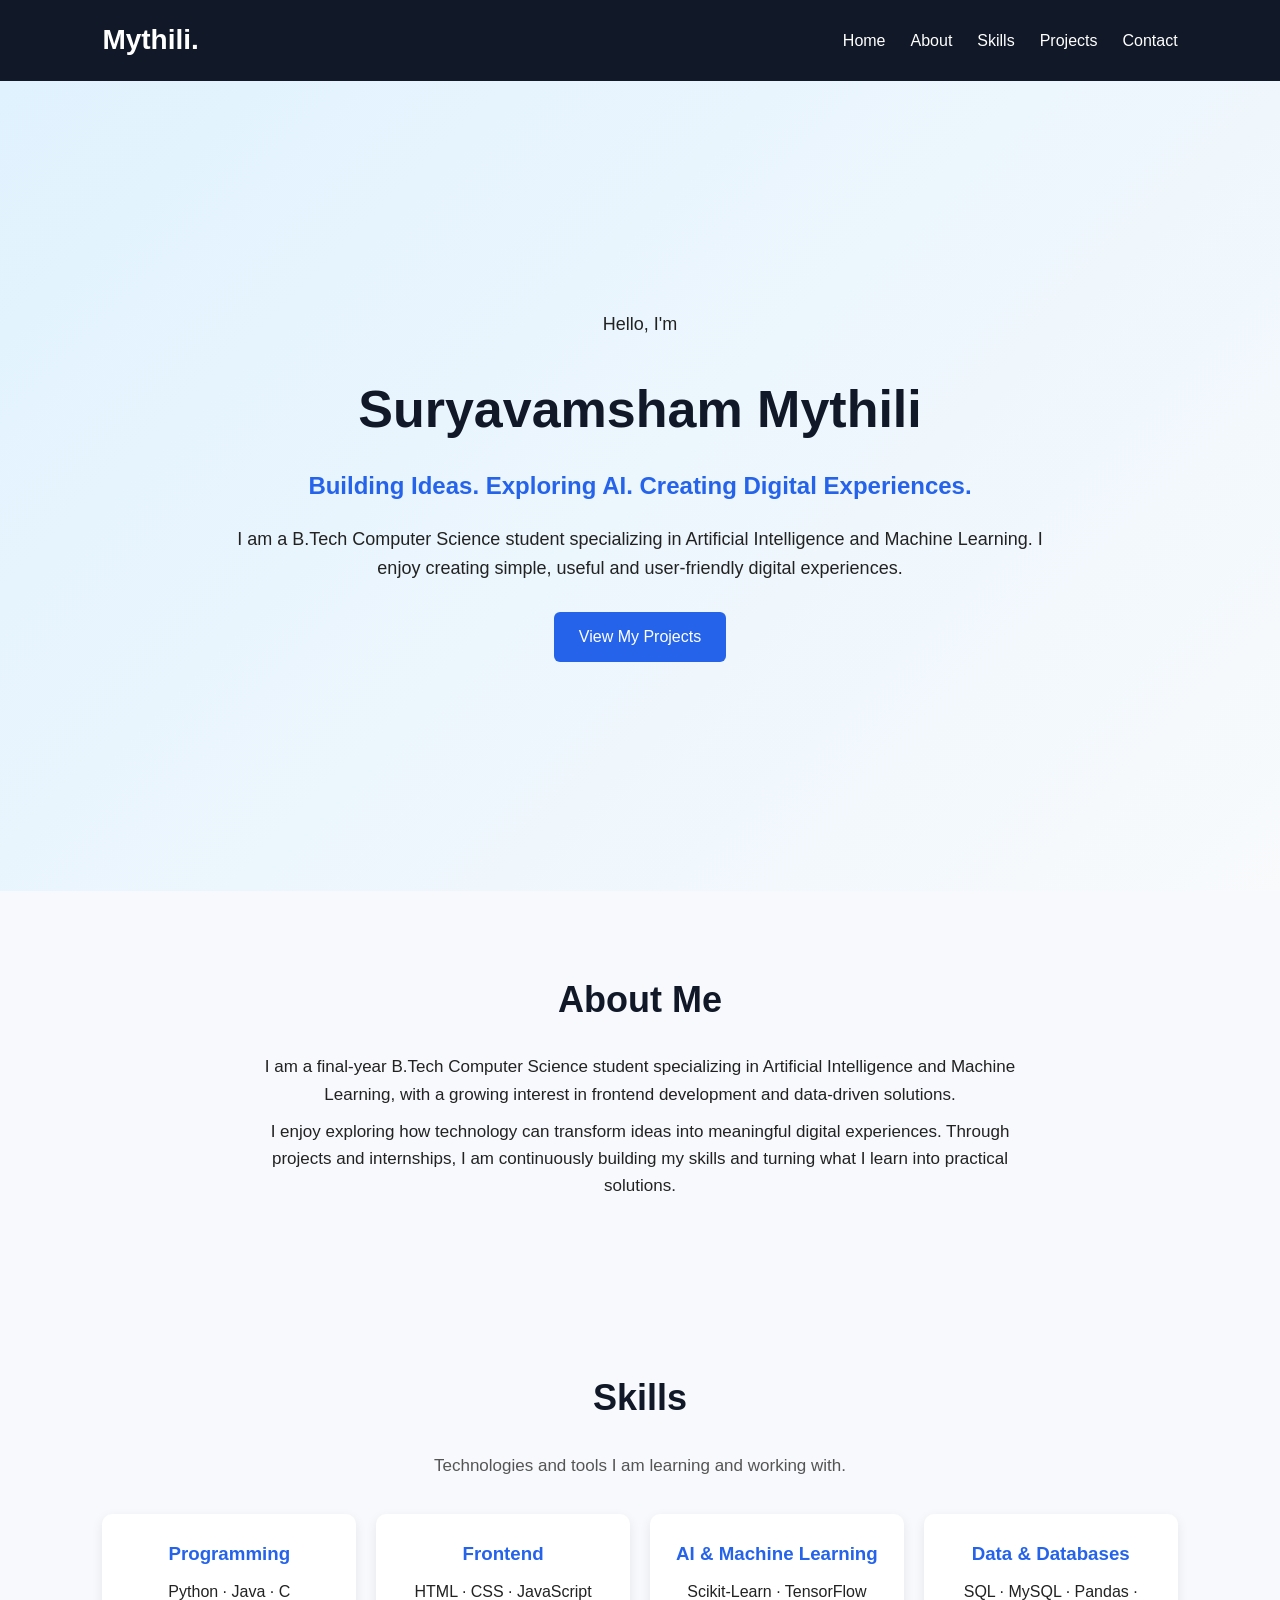
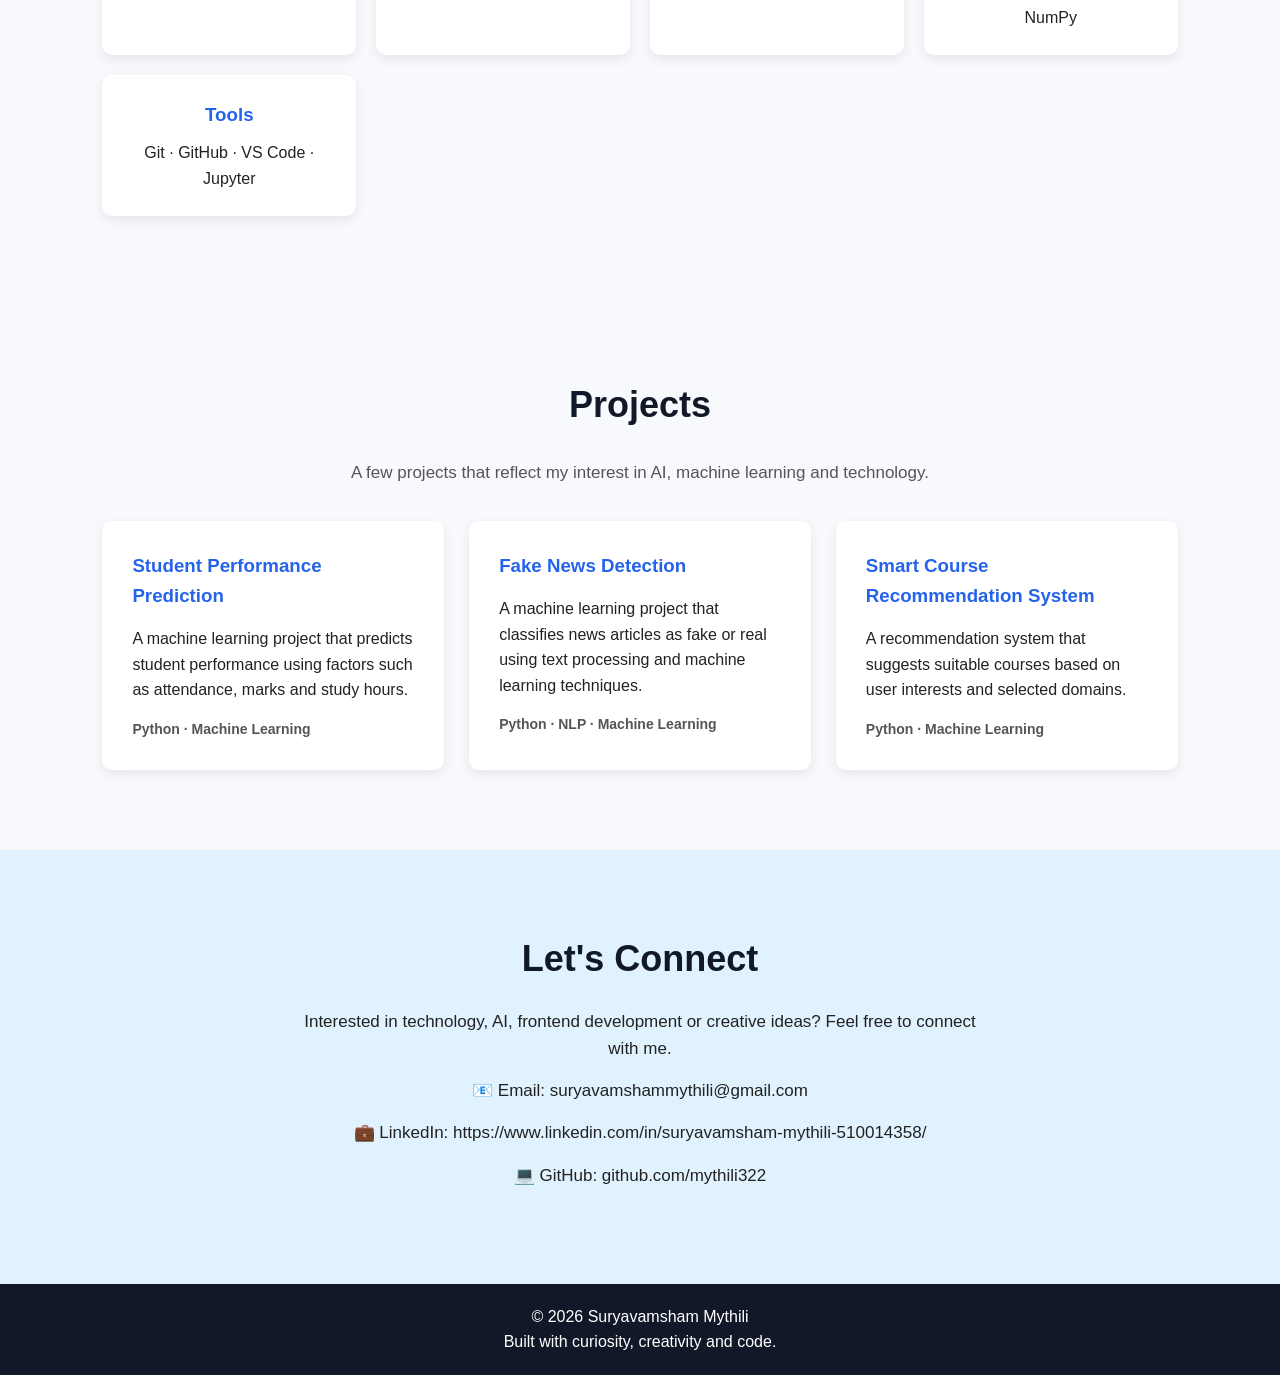
<file: Personal-Portfolio-Website/index.html>
<!DOCTYPE html>
<html lang="en">
<head>
    <meta charset="UTF-8">
    <meta name="viewport" content="width=device-width, initial-scale=1.0">
    <title>Suryavamsham Mythili | Portfolio</title>

    <link rel="stylesheet" href="style.css">
</head>

<body>

    <!-- Navigation Bar -->
    <header>
        <nav>
            <h2 class="logo">Mythili.</h2>

            <ul>
                <li><a href="#home">Home</a></li>
                <li><a href="#about">About</a></li>
                <li><a href="#skills">Skills</a></li>
                <li><a href="#projects">Projects</a></li>
                <li><a href="#contact">Contact</a></li>
            </ul>
        </nav>
    </header>


    <!-- Home Section -->
    <section id="home" class="hero">

        <div class="hero-content">
            <p class="intro">Hello, I'm</p>

            <h1>Suryavamsham Mythili</h1>

            <h2>Building Ideas. Exploring AI. Creating Digital Experiences.</h2>

            <p>
                I am a B.Tech Computer Science student specializing in
                Artificial Intelligence and Machine Learning. I enjoy
                creating simple, useful and user-friendly digital experiences.
            </p>

            <a href="#projects" class="button">View My Projects</a>
        </div>

    </section>


    <!-- About Section -->
    <section id="about" class="section">

        <h2>About Me</h2>

        <p>
            I am a final-year B.Tech Computer Science student specializing
            in Artificial Intelligence and Machine Learning, with a growing
            interest in frontend development and data-driven solutions.
        </p>

        <p>
            I enjoy exploring how technology can transform ideas into
            meaningful digital experiences. Through projects and internships,
            I am continuously building my skills and turning what I learn
            into practical solutions.
        </p>

    </section>


    <!-- Skills Section -->
    <section id="skills" class="section">

    <h2>Skills</h2>

    <p class="section-intro">
        Technologies and tools I am learning and working with.
    </p>

    <div class="skills-container">

        <div class="skill-card">
            <h3>Programming</h3>
            <p>Python · Java · C</p>
        </div>

        <div class="skill-card">
            <h3>Frontend</h3>
            <p>HTML · CSS · JavaScript</p>
        </div>

        <div class="skill-card">
            <h3>AI & Machine Learning</h3>
            <p>Scikit-Learn · TensorFlow</p>
        </div>

        <div class="skill-card">
            <h3>Data & Databases</h3>
            <p>SQL · MySQL · Pandas · NumPy</p>
        </div>

        <div class="skill-card">
            <h3>Tools</h3>
            <p>Git · GitHub · VS Code · Jupyter</p>
        </div>

    </div>

</section>


    <!-- Projects Section -->
    <section id="projects" class="section">

    <h2>Projects</h2>

    <p class="section-intro">
        A few projects that reflect my interest in AI, machine learning and technology.
    </p>

    <div class="projects-container">

        <div class="project-card">
            <h3>Student Performance Prediction</h3>

            <p>
                A machine learning project that predicts student performance
                using factors such as attendance, marks and study hours.
            </p>

            <span>Python · Machine Learning</span>
        </div>


        <div class="project-card">
            <h3>Fake News Detection</h3>

            <p>
                A machine learning project that classifies news articles as
                fake or real using text processing and machine learning techniques.
            </p>

            <span>Python · NLP · Machine Learning</span>
        </div>


        <div class="project-card">
            <h3>Smart Course Recommendation System</h3>

            <p>
                A recommendation system that suggests suitable courses
                based on user interests and selected domains.
            </p>

            <span>Python · Machine Learning</span>
        </div>

    </div>

</section>


    <!-- Contact Section -->
    <section id="contact" class="section contact">

    <h2>Let's Connect</h2>

    <p>
        Interested in technology, AI, frontend development or creative ideas?
        Feel free to connect with me.
    </p>

    <p>
        📧 Email: suryavamshammythili@gmail.com
    </p>

    <p>
        💼 LinkedIn: https://www.linkedin.com/in/suryavamsham-mythili-510014358/
    </p>

    <p>
        💻 GitHub: github.com/mythili322
    </p>

</section>


    <!-- Footer -->
    <footer>
      <p>© 2026 Suryavamsham Mythili</p>
      <p>Built with curiosity, creativity and code.</p>
    </footer>


    <script src="script.js"></script>

</body>
</html>
</file>
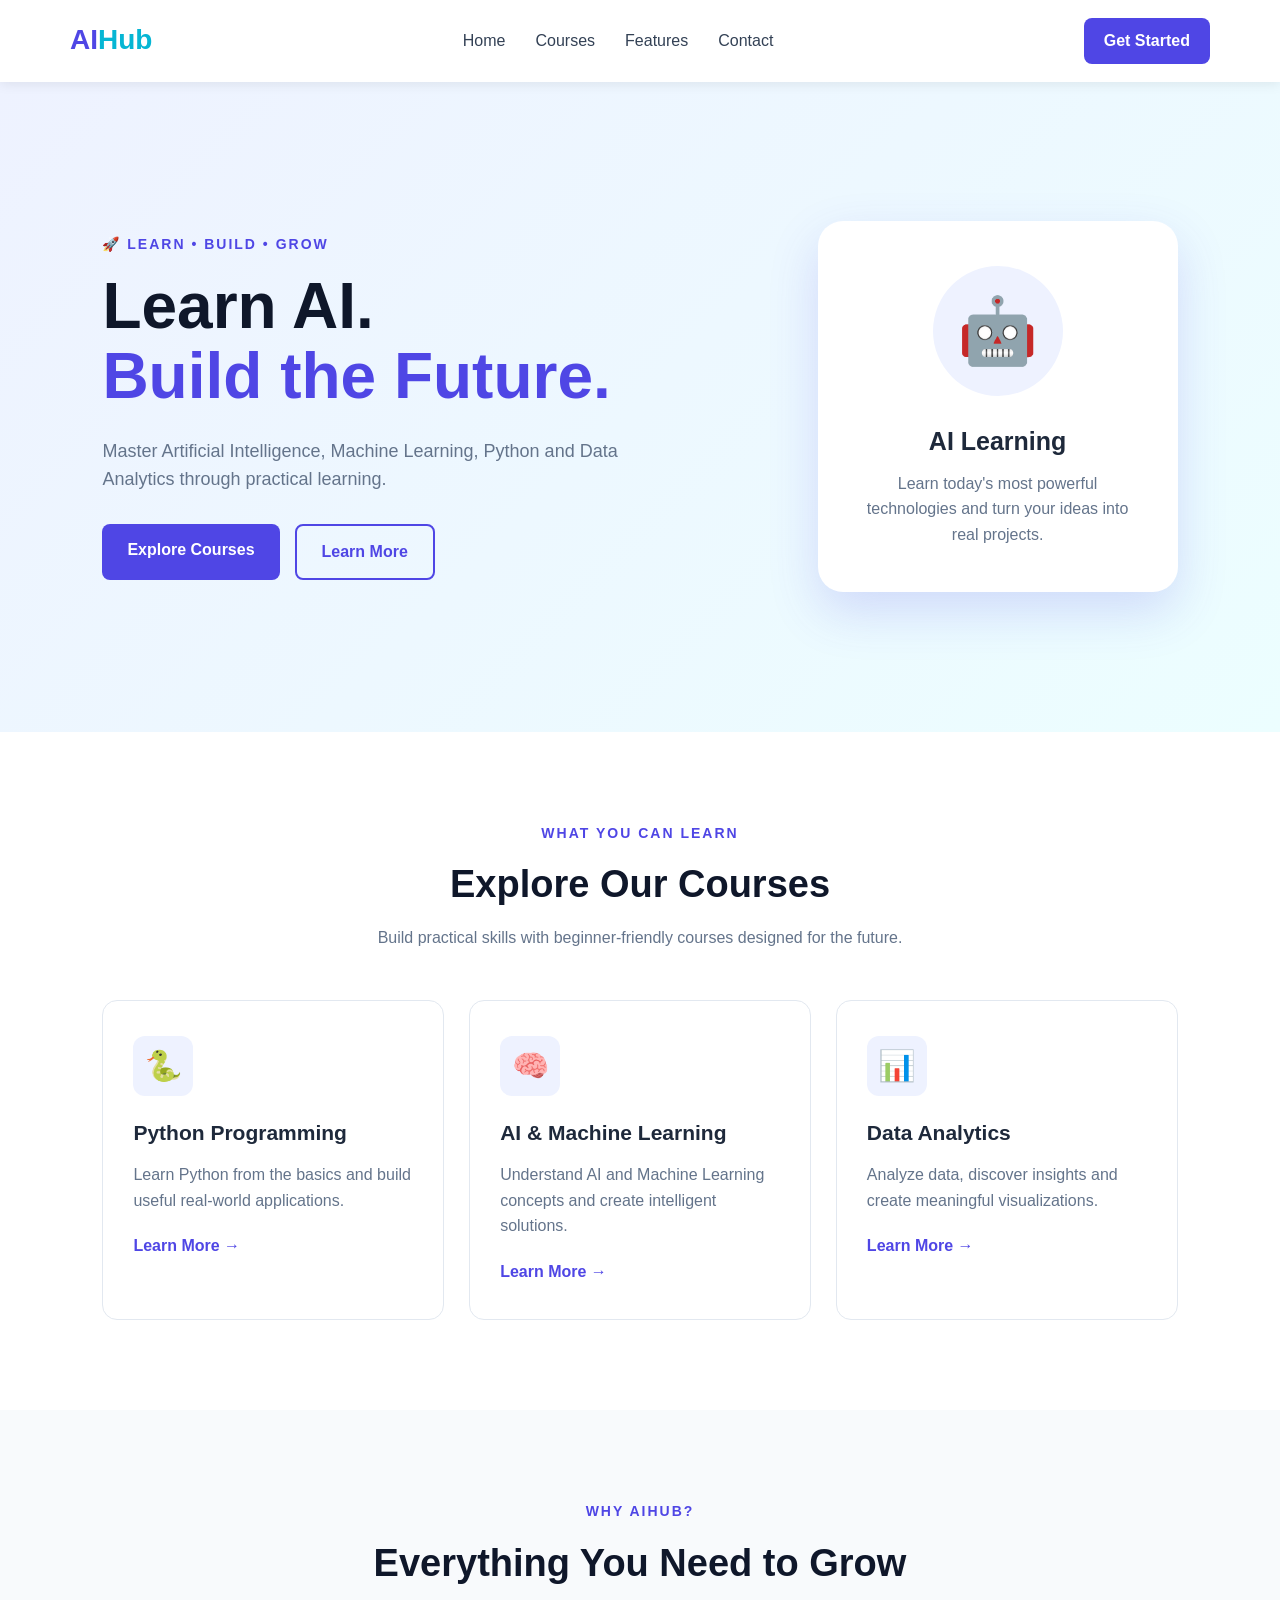
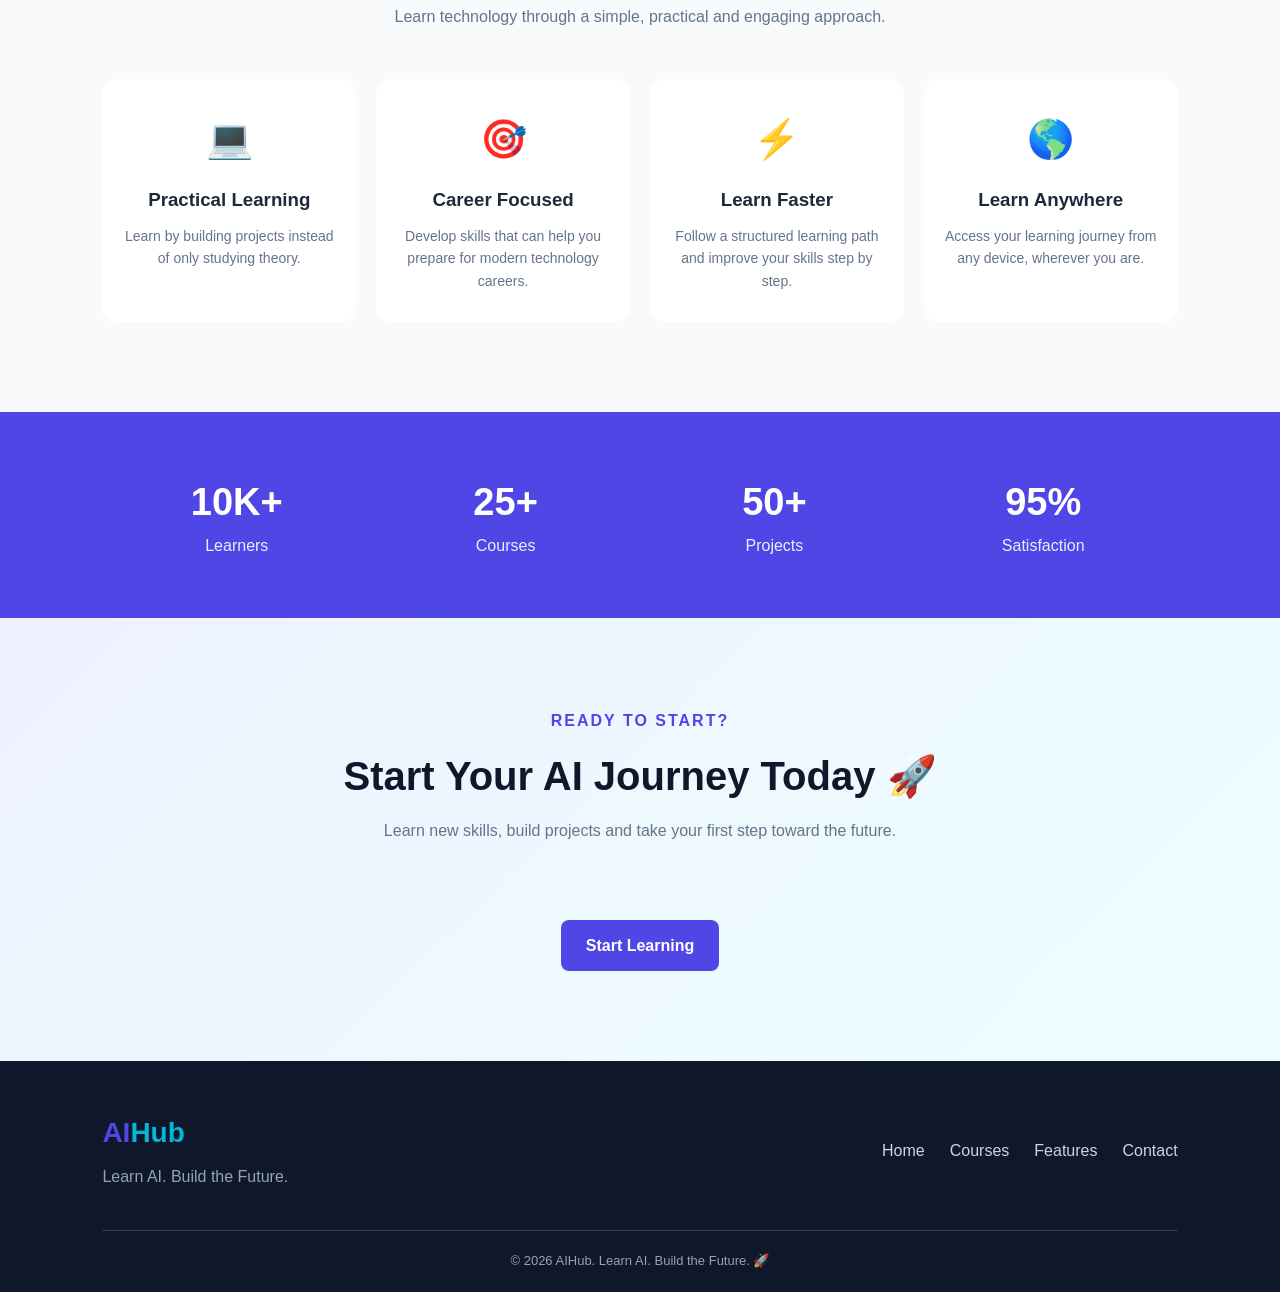
<file: Responsive Landing Page/index.html>
<!DOCTYPE html>
<html lang="en">
<head>
    <meta charset="UTF-8">
    <meta name="viewport" content="width=device-width, initial-scale=1.0">
    <title>AI Learning Hub</title>

    <!-- CSS File -->
    <link rel="stylesheet" href="style.css">
</head>

<body>

    <!-- ================= HEADER ================= -->
    <header>
        <nav class="navbar">

            <div class="logo">
                AI<span>Hub</span>
            </div>

            <ul class="nav-links">
                <li><a href="#home">Home</a></li>
                <li><a href="#courses">Courses</a></li>
                <li><a href="#features">Features</a></li>
                <li><a href="#contact">Contact</a></li>
            </ul>

            <a href="#courses" class="nav-btn">Get Started</a>

        </nav>
    </header>


    <!-- ================= HERO SECTION ================= -->
    <section class="hero" id="home">

        <div class="hero-content">

            <p class="small-heading">🚀 LEARN • BUILD • GROW</p>

            <h1>
                Learn AI.<br>
                <span>Build the Future.</span>
            </h1>

            <p class="hero-text">
                Master Artificial Intelligence, Machine Learning,
                Python and Data Analytics through practical learning.
            </p>

            <div class="hero-buttons">
                <a href="#courses" class="primary-btn">
                    Explore Courses
                </a>

                <a href="#features" class="secondary-btn">
                    Learn More
                </a>
            </div>

        </div>

        <div class="hero-card">

            <div class="ai-circle">
                🤖
            </div>

            <h3>AI Learning</h3>

            <p>
                Learn today's most powerful technologies
                and turn your ideas into real projects.
            </p>

        </div>

    </section>


    <!-- ================= COURSES SECTION ================= -->
    <section class="courses" id="courses">

        <div class="section-heading">
    <p>WHAT YOU CAN LEARN</p>
    <h2>Explore Our Courses</h2>
    <span>
        Build practical skills with beginner-friendly
        courses designed for the future.
    </span>
</div>


        <div class="course-container">

            <!-- Course 1 -->
            <div class="course-card">

                <div class="course-icon">
                    🐍
                </div>

                <h3>Python Programming</h3>

                <p>
                    Learn Python from the basics and build
                    useful real-world applications.
                </p>

                <a href="python.html">Learn More →</a>

            </div>


            <!-- Course 2 -->
            <div class="course-card">

                <div class="course-icon">
                    🧠
                </div>

                <h3>AI & Machine Learning</h3>

                <p>
                    Understand AI and Machine Learning concepts
                    and create intelligent solutions.
                </p>

                <a href="ai-ml.html">Learn More →</a>

            </div>


            <!-- Course 3 -->
            <div class="course-card">

                <div class="course-icon">
                    📊
                </div>

                <h3>Data Analytics</h3>

                <p>
                    Analyze data, discover insights and create
                    meaningful visualizations.
                </p>

                <a href="data-analytics.html">Learn More →</a>

            </div>

        </div>

    </section>


    <!-- ================= FEATURES SECTION ================= -->
    <section class="features" id="features">

        <div class="section-heading">

            <p>WHY AIHUB?</p>

            <h2>Everything You Need to Grow</h2>

            <span>
                Learn technology through a simple,
                practical and engaging approach.
            </span>

        </div>


        <div class="feature-container">

            <div class="feature-box">
                <div class="feature-icon">💻</div>
                <h3>Practical Learning</h3>
                <p>
                    Learn by building projects instead of
                    only studying theory.
                </p>
            </div>


            <div class="feature-box">
                <div class="feature-icon">🎯</div>
                <h3>Career Focused</h3>
                <p>
                    Develop skills that can help you prepare
                    for modern technology careers.
                </p>
            </div>


            <div class="feature-box">
                <div class="feature-icon">⚡</div>
                <h3>Learn Faster</h3>
                <p>
                    Follow a structured learning path
                    and improve your skills step by step.
                </p>
            </div>


            <div class="feature-box">
                <div class="feature-icon">🌎</div>
                <h3>Learn Anywhere</h3>
                <p>
                    Access your learning journey from
                    any device, wherever you are.
                </p>
            </div>

        </div>

    </section>


    <!-- ================= STATS SECTION ================= -->
    <section class="stats">

        <div class="stat">
            <h2>10K+</h2>
            <p>Learners</p>
        </div>

        <div class="stat">
            <h2>25+</h2>
            <p>Courses</p>
        </div>

        <div class="stat">
            <h2>50+</h2>
            <p>Projects</p>
        </div>

        <div class="stat">
            <h2>95%</h2>
            <p>Satisfaction</p>
        </div>

    </section>


    <!-- ================= CTA SECTION ================= -->
    <section class="cta">

        <div>

            <p>READY TO START?</p>

            <h2>
                Start Your AI Journey Today 🚀
            </h2>

            <span>
                Learn new skills, build projects and
                take your first step toward the future.
            </span>

            <br><br>

            <a href="#courses" class="primary-btn">
                Start Learning
            </a>

        </div>

    </section>


    <!-- ================= FOOTER ================= -->
    <footer id="contact">

        <div class="footer-content">

            <div>
                <div class="logo">
                    AI<span>Hub</span>
                </div>

                <p>
                    Learn AI. Build the Future.
                </p>
            </div>


            <div class="footer-links">

                <a href="#home">Home</a>
                <a href="#courses">Courses</a>
                <a href="#features">Features</a>
                <a href="#contact">Contact</a>

            </div>

        </div>


        <div class="copyright">

            <p>
                © 2026 AIHub. Learn AI. Build the Future. 🚀
            </p>

        </div>

    </footer>


    <!-- JavaScript File -->
    <script src="script.js"></script>

</body>
</html>
</file>
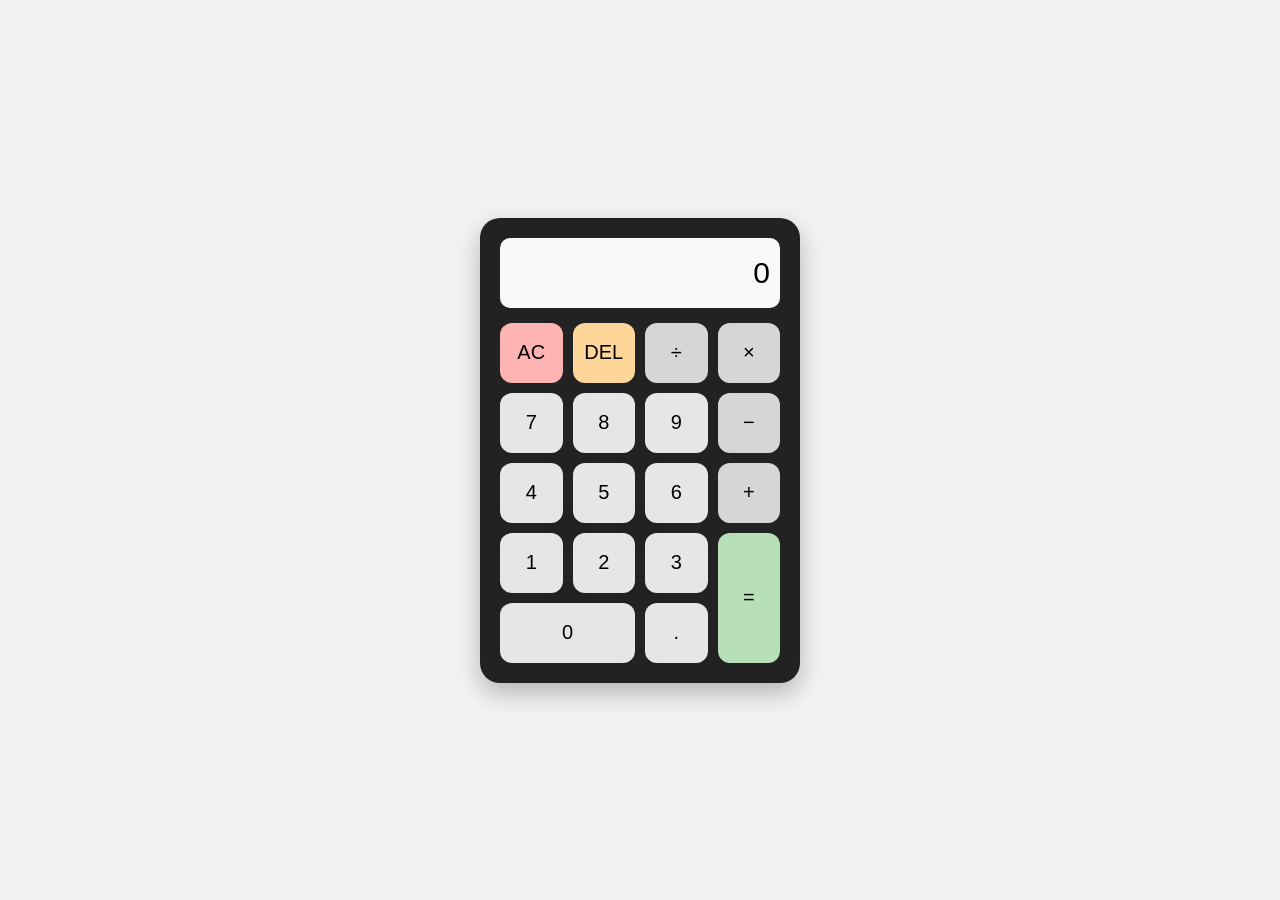
<file: Simple Calculator Web App/index.html>
<!DOCTYPE html>
<html lang="en">
<head>
    <meta charset="UTF-8">
    <meta name="viewport" content="width=device-width, initial-scale=1.0">
    <title>Simple Calculator</title>

    <!-- Link CSS file -->
    <link rel="stylesheet" href="style.css">
</head>

<body>

    <div class="calculator">

        <div class="display">
            <input type="text" id="display" value="0" readonly>
        </div>

        <div class="buttons">

            <button class="clear" onclick="clearDisplay()">AC</button>
            <button class="delete" onclick="deleteLast()">DEL</button>
            <button class="operator" onclick="appendValue('/')">÷</button>
            <button class="operator" onclick="appendValue('*')">×</button>

            <button onclick="appendValue('7')">7</button>
            <button onclick="appendValue('8')">8</button>
            <button onclick="appendValue('9')">9</button>
            <button class="operator" onclick="appendValue('-')">−</button>

            <button onclick="appendValue('4')">4</button>
            <button onclick="appendValue('5')">5</button>
            <button onclick="appendValue('6')">6</button>
            <button class="operator" onclick="appendValue('+')">+</button>

            <button onclick="appendValue('1')">1</button>
            <button onclick="appendValue('2')">2</button>
            <button onclick="appendValue('3')">3</button>
            <button class="equals" onclick="calculate()">=</button>

            <button class="zero" onclick="appendValue('0')">0</button>
            <button onclick="appendValue('.')">.</button>

        </div>

    </div>

    <!-- Link JavaScript file -->
    <script src="script.js"></script>

</body>
</html>
</file>
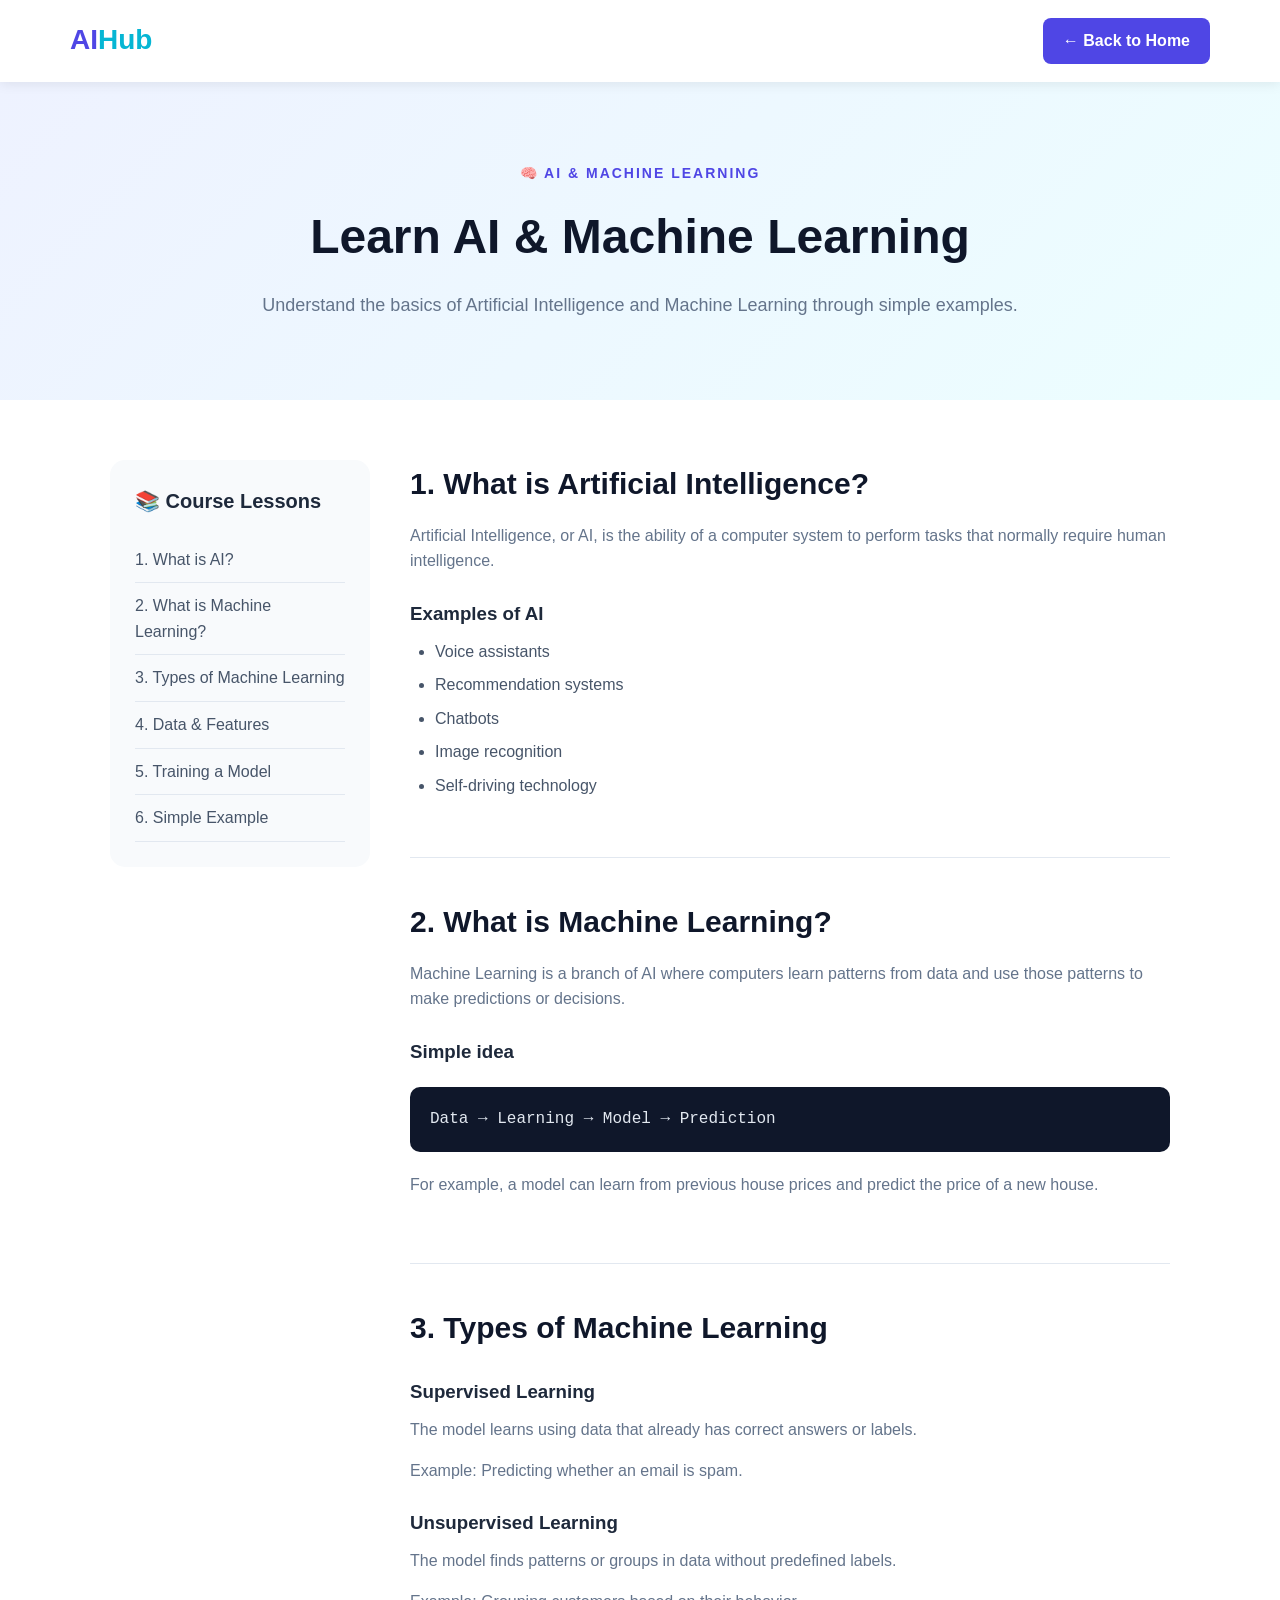
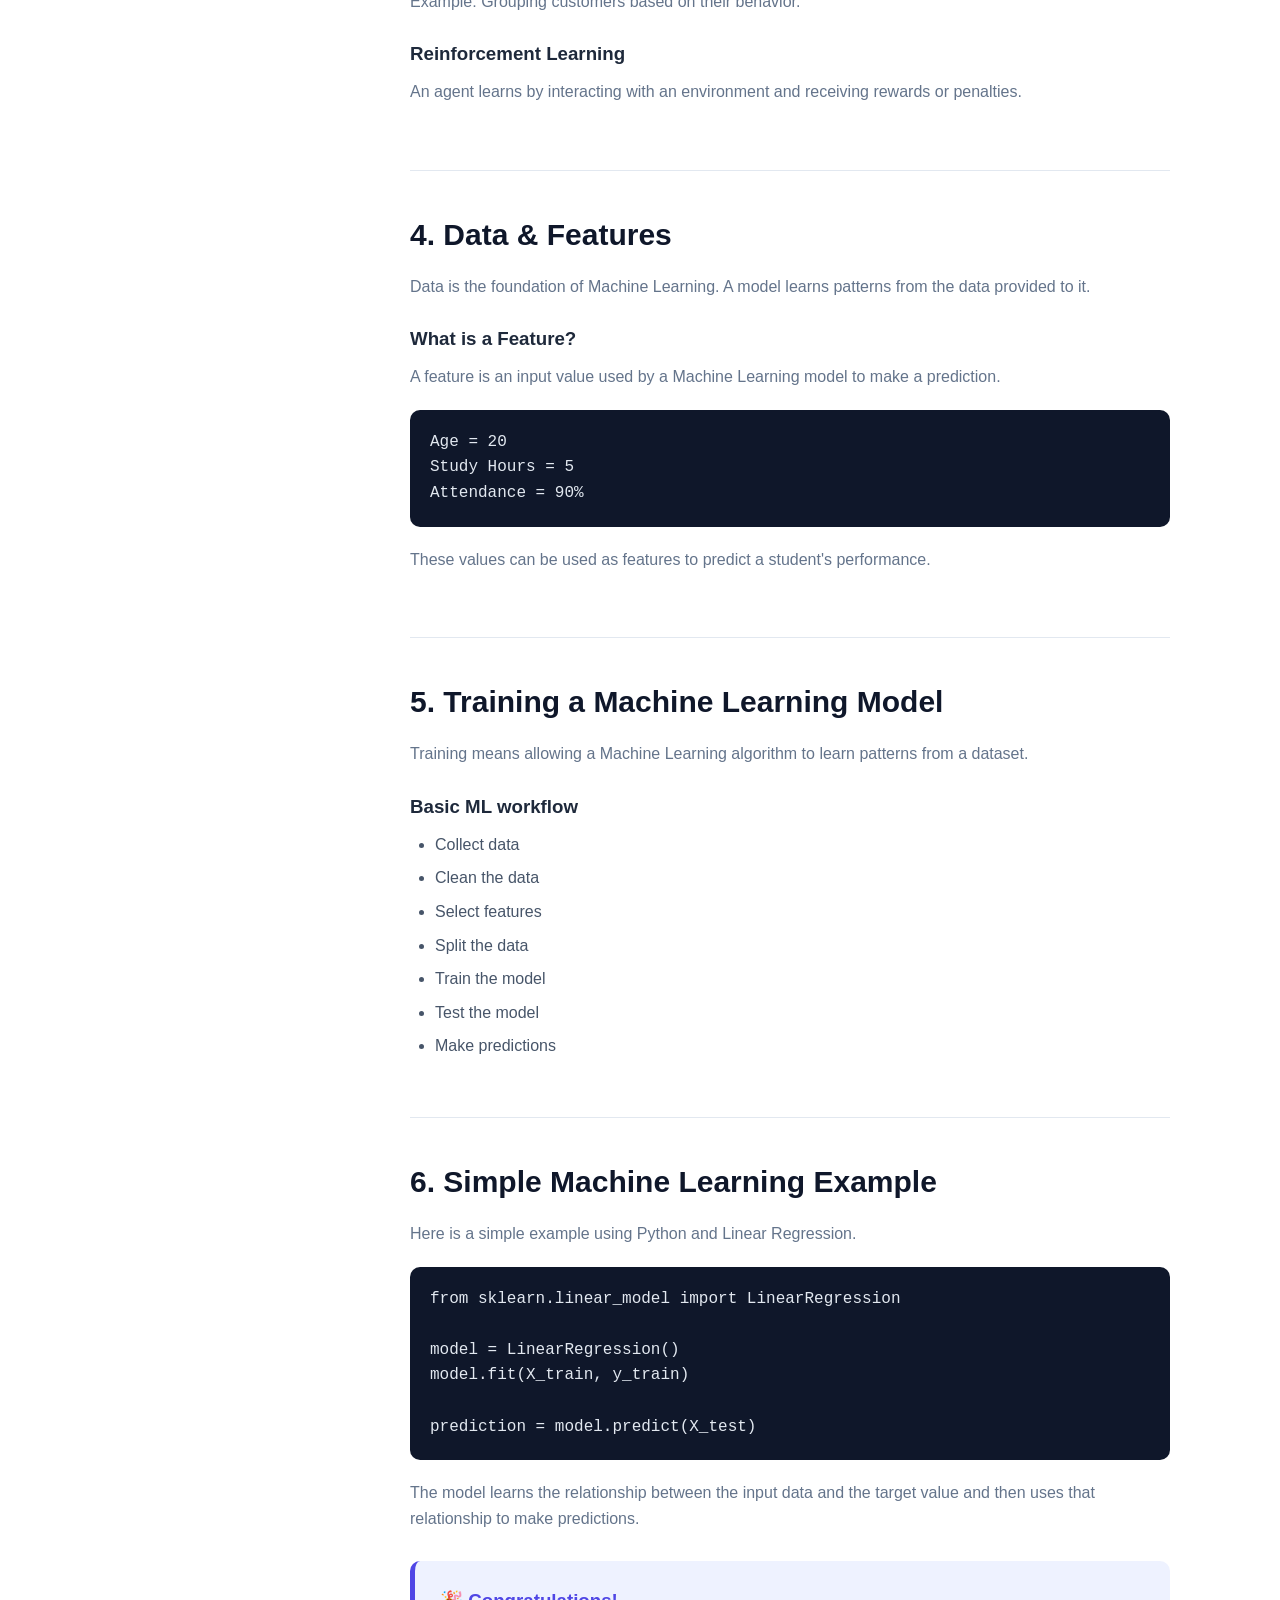
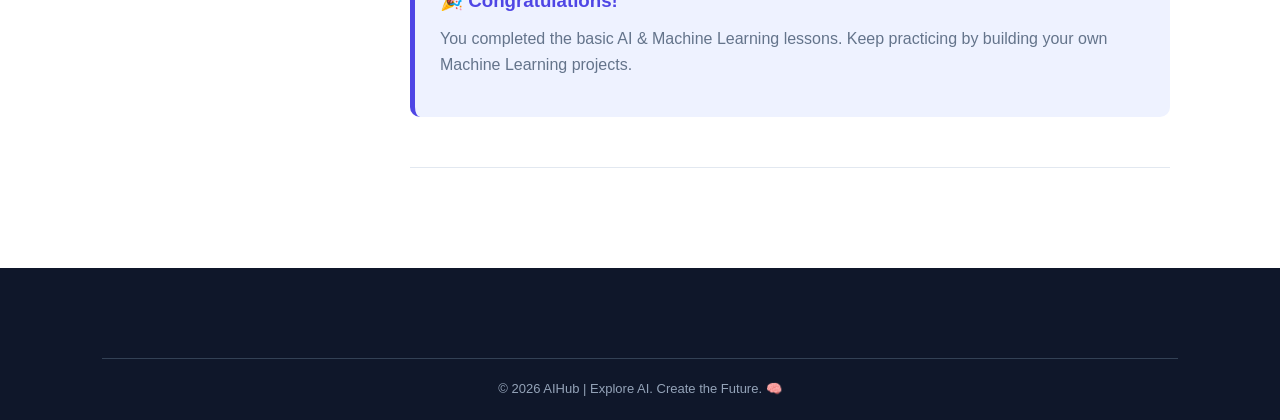
<file: Responsive Landing Page/ai-ml.html>
<!DOCTYPE html>
<html lang="en">

<head>
    <meta charset="UTF-8">
    <meta name="viewport" content="width=device-width, initial-scale=1.0">

    <title>AI & Machine Learning - AIHub</title>

    <link rel="stylesheet" href="style.css">
</head>

<body>

    <!-- HEADER -->
    <header>
        <nav class="navbar">

            <div class="logo">
                AI<span>Hub</span>
            </div>

            <a href="index.html" class="nav-btn">
                ← Back to Home
            </a>

        </nav>
    </header>


    <!-- COURSE INTRO -->
    <section class="course-intro">

        <p class="small-heading">🧠 AI & MACHINE LEARNING</p>

        <h1>Learn AI & Machine Learning</h1>

        <p>
            Understand the basics of Artificial Intelligence
            and Machine Learning through simple examples.
        </p>

    </section>


    <!-- COURSE CONTENT -->
    <section class="learning-section">

        <!-- LESSON MENU -->
        <div class="lesson-list">

            <h2>📚 Course Lessons</h2>

            <a href="#ai-intro">1. What is AI?</a>
            <a href="#ml-intro">2. What is Machine Learning?</a>
            <a href="#types">3. Types of Machine Learning</a>
            <a href="#data">4. Data & Features</a>
            <a href="#model">5. Training a Model</a>
            <a href="#example">6. Simple Example</a>

        </div>


        <!-- LESSON CONTENT -->
        <div class="lesson-content">


            <!-- LESSON 1 -->
            <article id="ai-intro">

                <h2>1. What is Artificial Intelligence?</h2>

                <p>
                    Artificial Intelligence, or AI, is the ability
                    of a computer system to perform tasks that normally
                    require human intelligence.
                </p>

                <h3>Examples of AI</h3>

                <ul>
                    <li>Voice assistants</li>
                    <li>Recommendation systems</li>
                    <li>Chatbots</li>
                    <li>Image recognition</li>
                    <li>Self-driving technology</li>
                </ul>

            </article>


            <!-- LESSON 2 -->
            <article id="ml-intro">

                <h2>2. What is Machine Learning?</h2>

                <p>
                    Machine Learning is a branch of AI where computers
                    learn patterns from data and use those patterns
                    to make predictions or decisions.
                </p>

                <h3>Simple idea</h3>

                <div class="code-box">
                    Data → Learning → Model → Prediction
                </div>

                <p>
                    For example, a model can learn from previous
                    house prices and predict the price of a new house.
                </p>

            </article>


            <!-- LESSON 3 -->
            <article id="types">

                <h2>3. Types of Machine Learning</h2>

                <h3>Supervised Learning</h3>

                <p>
                    The model learns using data that already has
                    correct answers or labels.
                </p>

                <p>
                    Example: Predicting whether an email is spam.
                </p>


                <h3>Unsupervised Learning</h3>

                <p>
                    The model finds patterns or groups in data
                    without predefined labels.
                </p>

                <p>
                    Example: Grouping customers based on their behavior.
                </p>


                <h3>Reinforcement Learning</h3>

                <p>
                    An agent learns by interacting with an environment
                    and receiving rewards or penalties.
                </p>

            </article>


            <!-- LESSON 4 -->
            <article id="data">

                <h2>4. Data & Features</h2>

                <p>
                    Data is the foundation of Machine Learning.
                    A model learns patterns from the data provided to it.
                </p>

                <h3>What is a Feature?</h3>

                <p>
                    A feature is an input value used by a Machine
                    Learning model to make a prediction.
                </p>

                <div class="code-box">
                    Age = 20<br>
                    Study Hours = 5<br>
                    Attendance = 90%
                </div>

                <p>
                    These values can be used as features to predict
                    a student's performance.
                </p>

            </article>


            <!-- LESSON 5 -->
            <article id="model">

                <h2>5. Training a Machine Learning Model</h2>

                <p>
                    Training means allowing a Machine Learning
                    algorithm to learn patterns from a dataset.
                </p>

                <h3>Basic ML workflow</h3>

                <ul>
                    <li>Collect data</li>
                    <li>Clean the data</li>
                    <li>Select features</li>
                    <li>Split the data</li>
                    <li>Train the model</li>
                    <li>Test the model</li>
                    <li>Make predictions</li>
                </ul>

            </article>


            <!-- LESSON 6 -->
            <article id="example">

                <h2>6. Simple Machine Learning Example</h2>

                <p>
                    Here is a simple example using Python and
                    Linear Regression.
                </p>

                <div class="code-box">
                    from sklearn.linear_model import LinearRegression<br><br>

                    model = LinearRegression()<br>
                    model.fit(X_train, y_train)<br><br>

                    prediction = model.predict(X_test)
                </div>

                <p>
                    The model learns the relationship between the
                    input data and the target value and then uses
                    that relationship to make predictions.
                </p>


                <div class="completion-box">

                    <h3>🎉 Congratulations!</h3>

                    <p>
                        You completed the basic AI & Machine Learning
                        lessons. Keep practicing by building your
                        own Machine Learning projects.
                    </p>

                </div>

            </article>

        </div>

    </section>


    <!-- FOOTER -->
    <footer>

        <div class="copyright">

            <p>
                © 2026 AIHub | Explore AI. Create the Future. 🧠
            </p>

        </div>

    </footer>

</body>

</html>
</file>
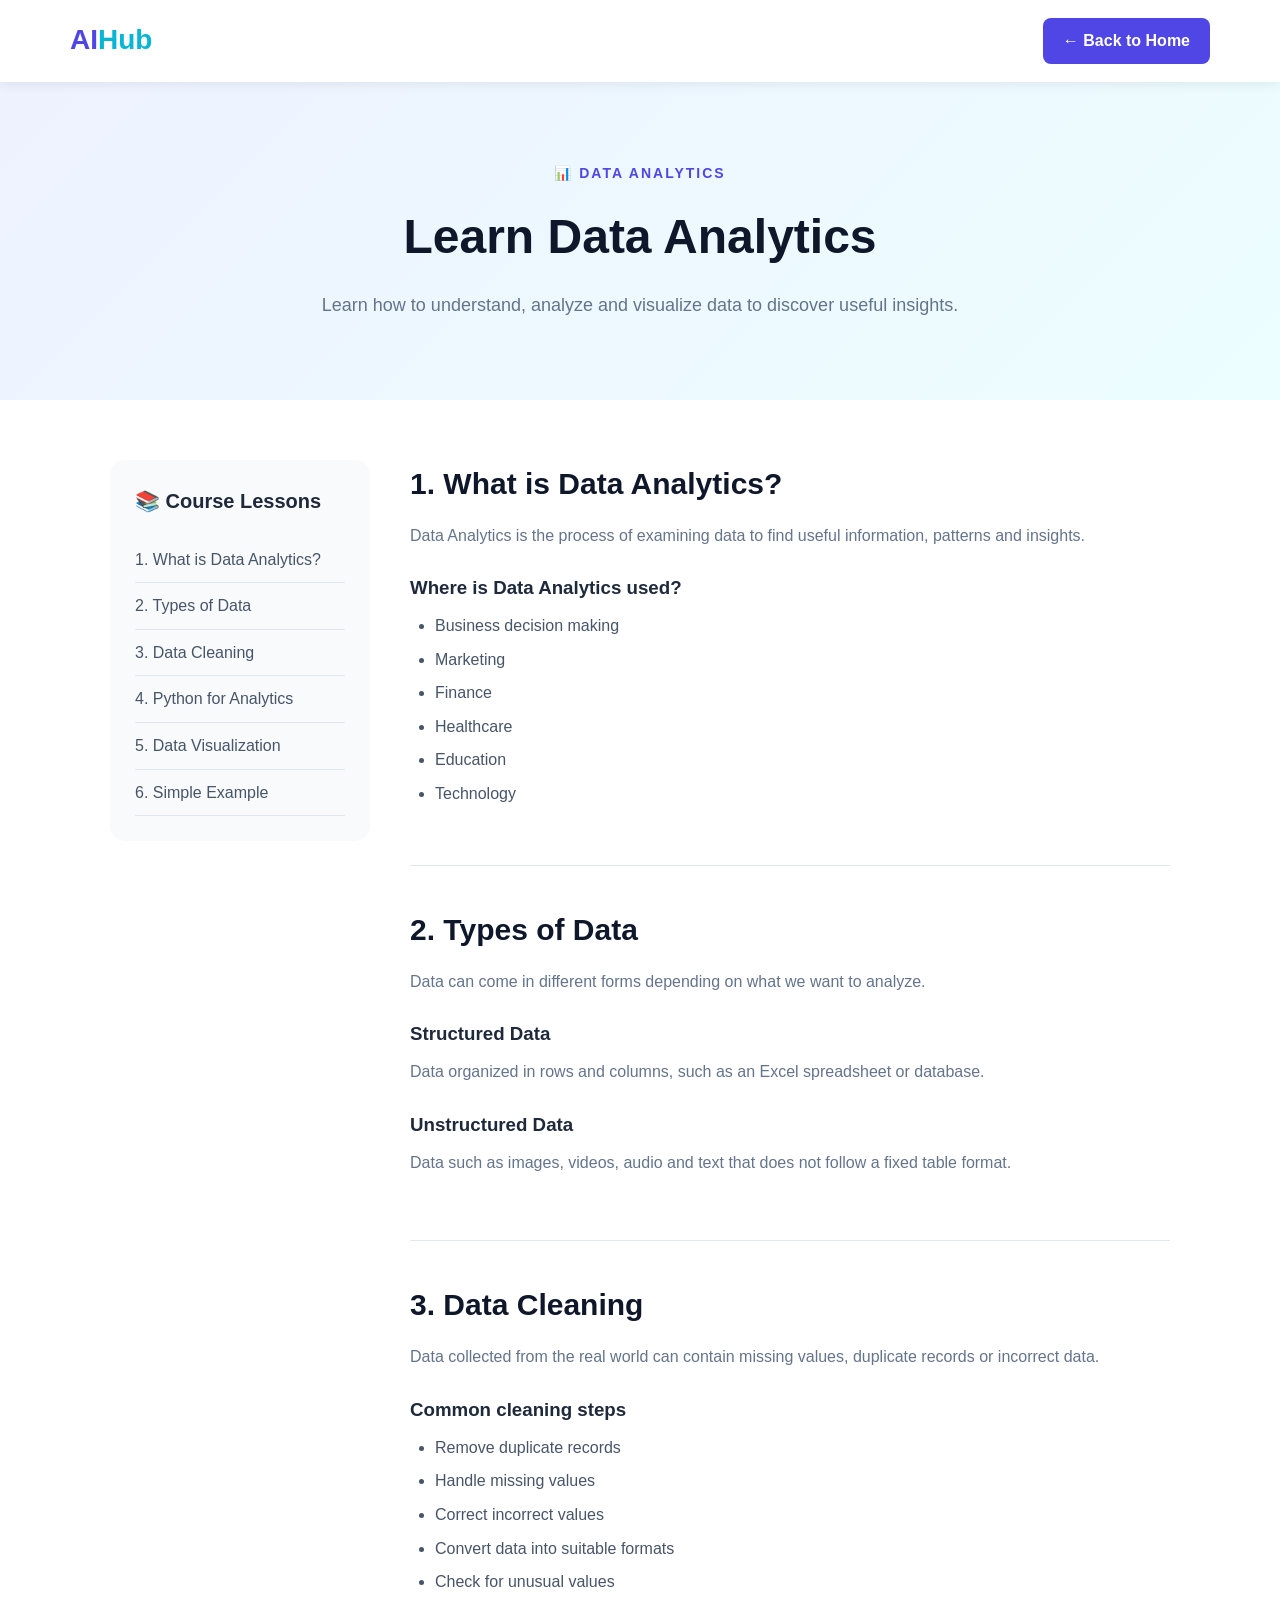
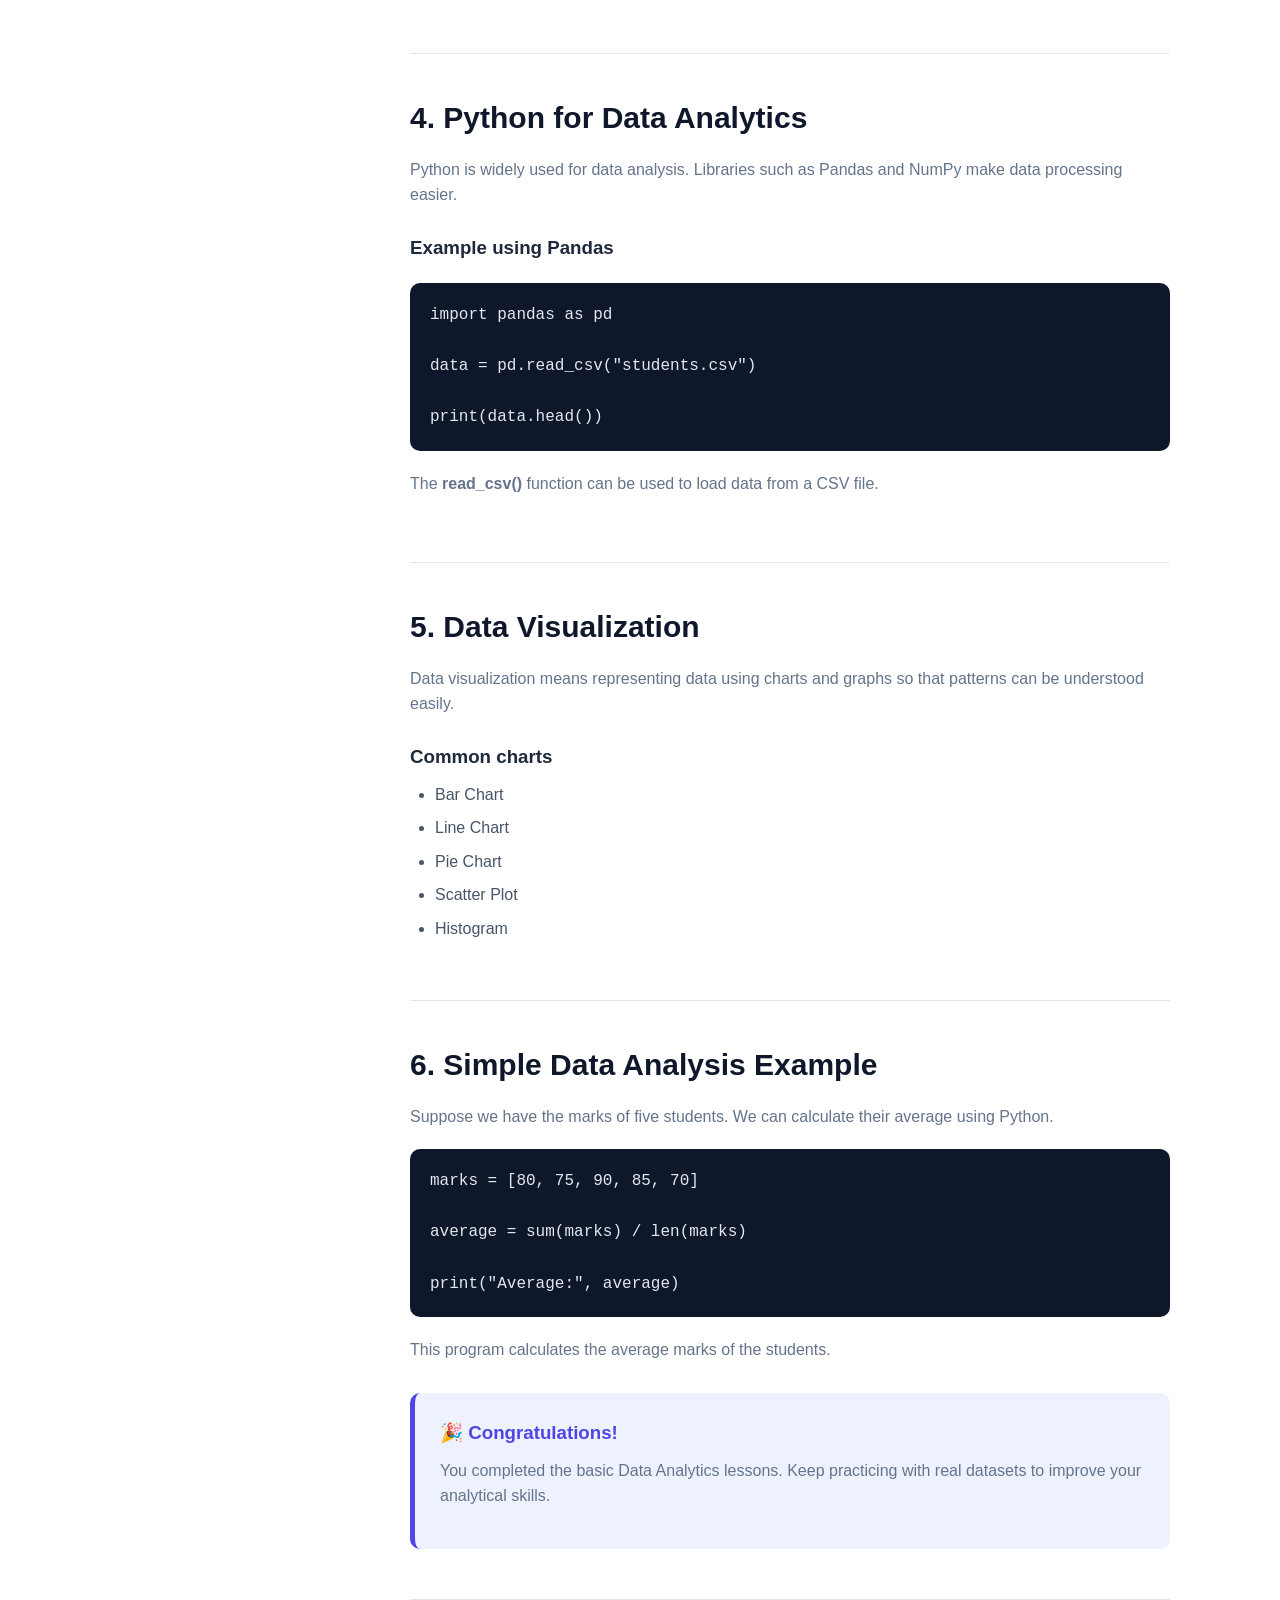
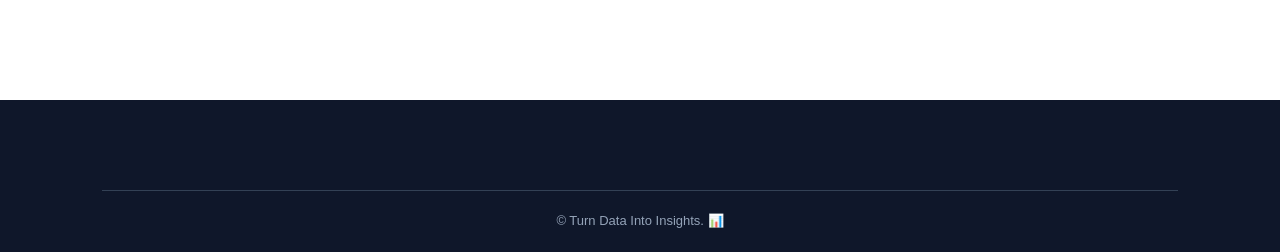
<file: Responsive Landing Page/data-analytics.html>
<!DOCTYPE html>
<html lang="en">

<head>
    <meta charset="UTF-8">
    <meta name="viewport" content="width=device-width, initial-scale=1.0">

    <title>Data Analytics - AIHub</title>

    <link rel="stylesheet" href="style.css">
</head>

<body>

    <!-- HEADER -->
    <header>
        <nav class="navbar">

            <div class="logo">
                AI<span>Hub</span>
            </div>

            <a href="index.html" class="nav-btn">
                ← Back to Home
            </a>

        </nav>
    </header>


    <!-- COURSE INTRO -->
    <section class="course-intro">

        <p class="small-heading">📊 DATA ANALYTICS</p>

        <h1>Learn Data Analytics</h1>

        <p>
            Learn how to understand, analyze and visualize
            data to discover useful insights.
        </p>

    </section>


    <!-- COURSE CONTENT -->
    <section class="learning-section">

        <!-- LESSON MENU -->
        <div class="lesson-list">

            <h2>📚 Course Lessons</h2>

            <a href="#data-intro">1. What is Data Analytics?</a>
            <a href="#types">2. Types of Data</a>
            <a href="#cleaning">3. Data Cleaning</a>
            <a href="#python">4. Python for Analytics</a>
            <a href="#visualization">5. Data Visualization</a>
            <a href="#example">6. Simple Example</a>

        </div>


        <!-- LESSON CONTENT -->
        <div class="lesson-content">


            <!-- LESSON 1 -->
            <article id="data-intro">

                <h2>1. What is Data Analytics?</h2>

                <p>
                    Data Analytics is the process of examining
                    data to find useful information, patterns
                    and insights.
                </p>

                <h3>Where is Data Analytics used?</h3>

                <ul>
                    <li>Business decision making</li>
                    <li>Marketing</li>
                    <li>Finance</li>
                    <li>Healthcare</li>
                    <li>Education</li>
                    <li>Technology</li>
                </ul>

            </article>


            <!-- LESSON 2 -->
            <article id="types">

                <h2>2. Types of Data</h2>

                <p>
                    Data can come in different forms depending
                    on what we want to analyze.
                </p>

                <h3>Structured Data</h3>

                <p>
                    Data organized in rows and columns,
                    such as an Excel spreadsheet or database.
                </p>

                <h3>Unstructured Data</h3>

                <p>
                    Data such as images, videos, audio and
                    text that does not follow a fixed table format.
                </p>

            </article>


            <!-- LESSON 3 -->
            <article id="cleaning">

                <h2>3. Data Cleaning</h2>

                <p>
                    Data collected from the real world can contain
                    missing values, duplicate records or incorrect data.
                </p>

                <h3>Common cleaning steps</h3>

                <ul>
                    <li>Remove duplicate records</li>
                    <li>Handle missing values</li>
                    <li>Correct incorrect values</li>
                    <li>Convert data into suitable formats</li>
                    <li>Check for unusual values</li>
                </ul>

            </article>


            <!-- LESSON 4 -->
            <article id="python">

                <h2>4. Python for Data Analytics</h2>

                <p>
                    Python is widely used for data analysis.
                    Libraries such as Pandas and NumPy make
                    data processing easier.
                </p>

                <h3>Example using Pandas</h3>

                <div class="code-box">
                    import pandas as pd<br><br>

                    data = pd.read_csv("students.csv")<br><br>

                    print(data.head())
                </div>

                <p>
                    The <b>read_csv()</b> function can be used
                    to load data from a CSV file.
                </p>

            </article>


            <!-- LESSON 5 -->
            <article id="visualization">

                <h2>5. Data Visualization</h2>

                <p>
                    Data visualization means representing data
                    using charts and graphs so that patterns
                    can be understood easily.
                </p>

                <h3>Common charts</h3>

                <ul>
                    <li>Bar Chart</li>
                    <li>Line Chart</li>
                    <li>Pie Chart</li>
                    <li>Scatter Plot</li>
                    <li>Histogram</li>
                </ul>

            </article>


            <!-- LESSON 6 -->
            <article id="example">

                <h2>6. Simple Data Analysis Example</h2>

                <p>
                    Suppose we have the marks of five students.
                    We can calculate their average using Python.
                </p>

                <div class="code-box">
                    marks = [80, 75, 90, 85, 70]<br><br>

                    average = sum(marks) / len(marks)<br><br>

                    print("Average:", average)
                </div>

                <p>
                    This program calculates the average marks
                    of the students.
                </p>


                <div class="completion-box">

                    <h3>🎉 Congratulations!</h3>

                    <p>
                        You completed the basic Data Analytics
                        lessons. Keep practicing with real datasets
                        to improve your analytical skills.
                    </p>

                </div>

            </article>

        </div>

    </section>


    <!-- FOOTER -->
    <footer>

        <div class="copyright">

            <p>
                © Turn Data Into Insights. 📊
            </p>

        </div>

    </footer>

</body>

</html>
</file>
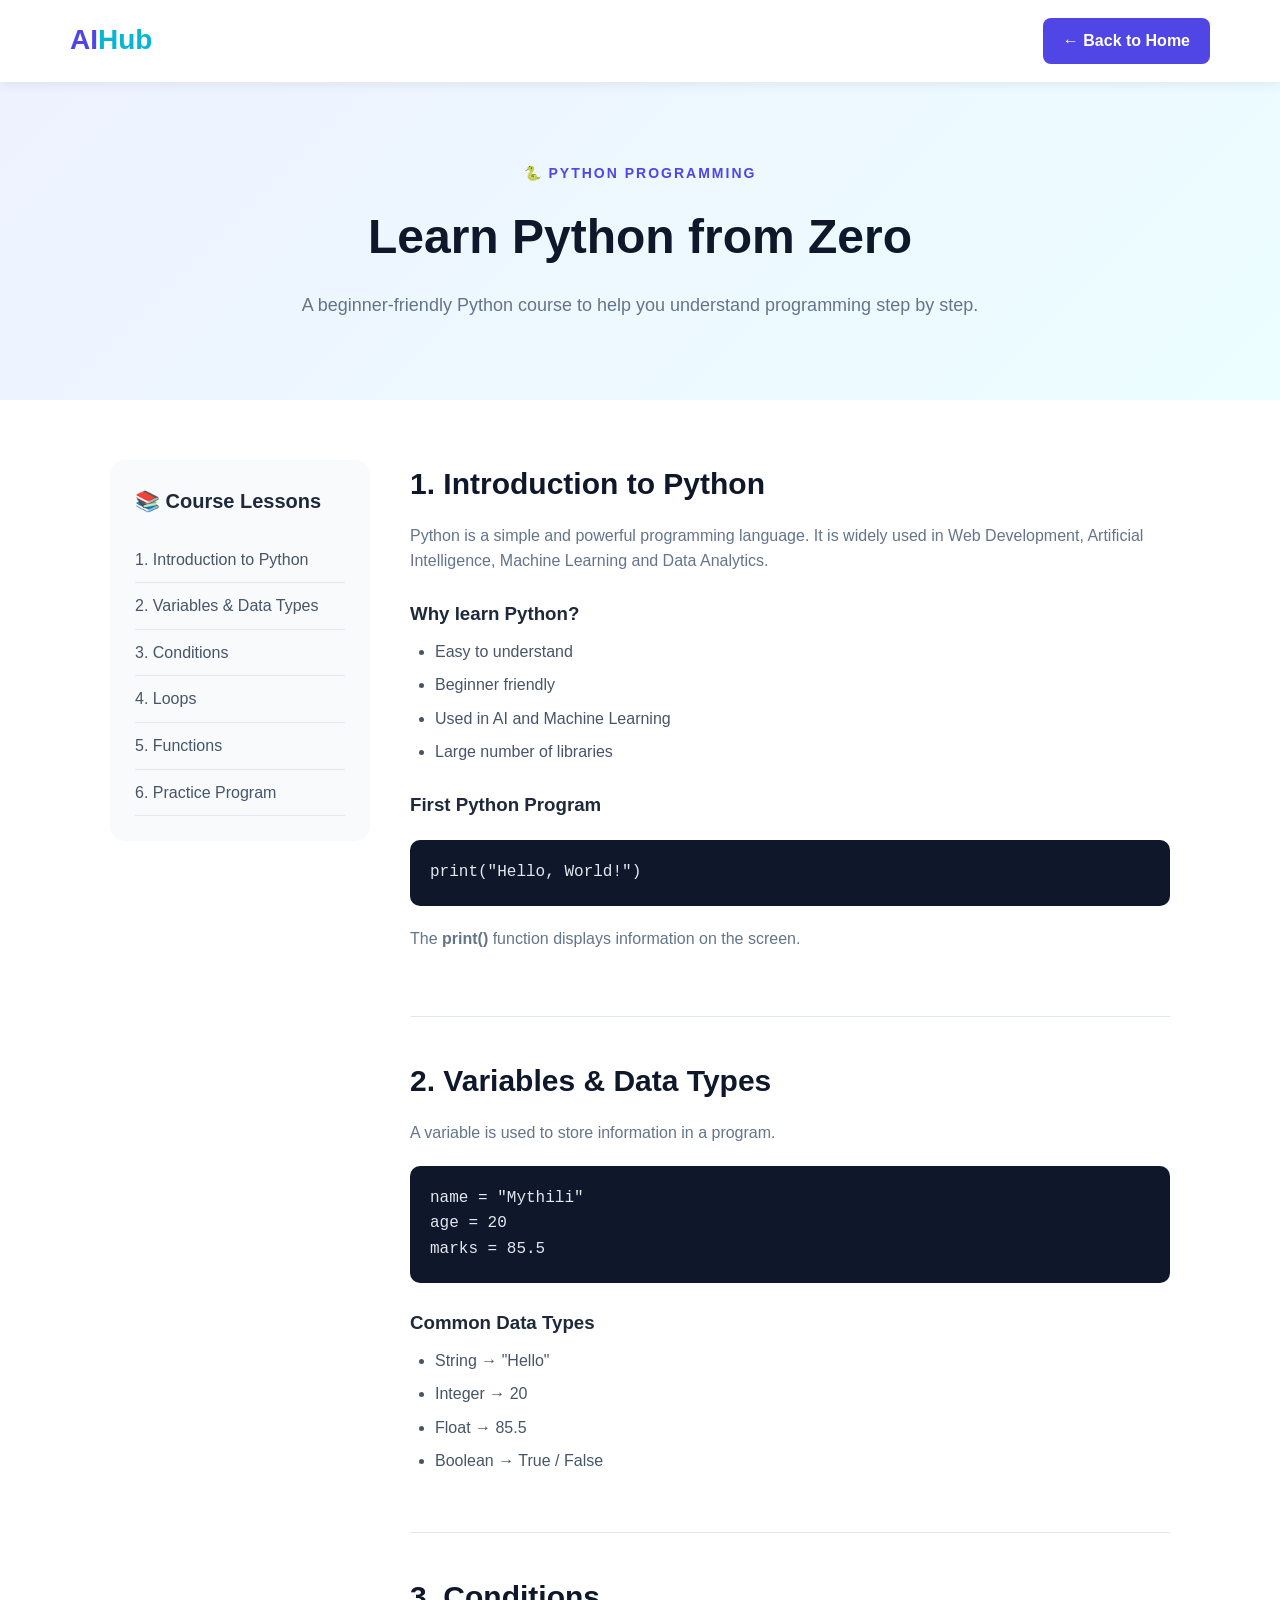
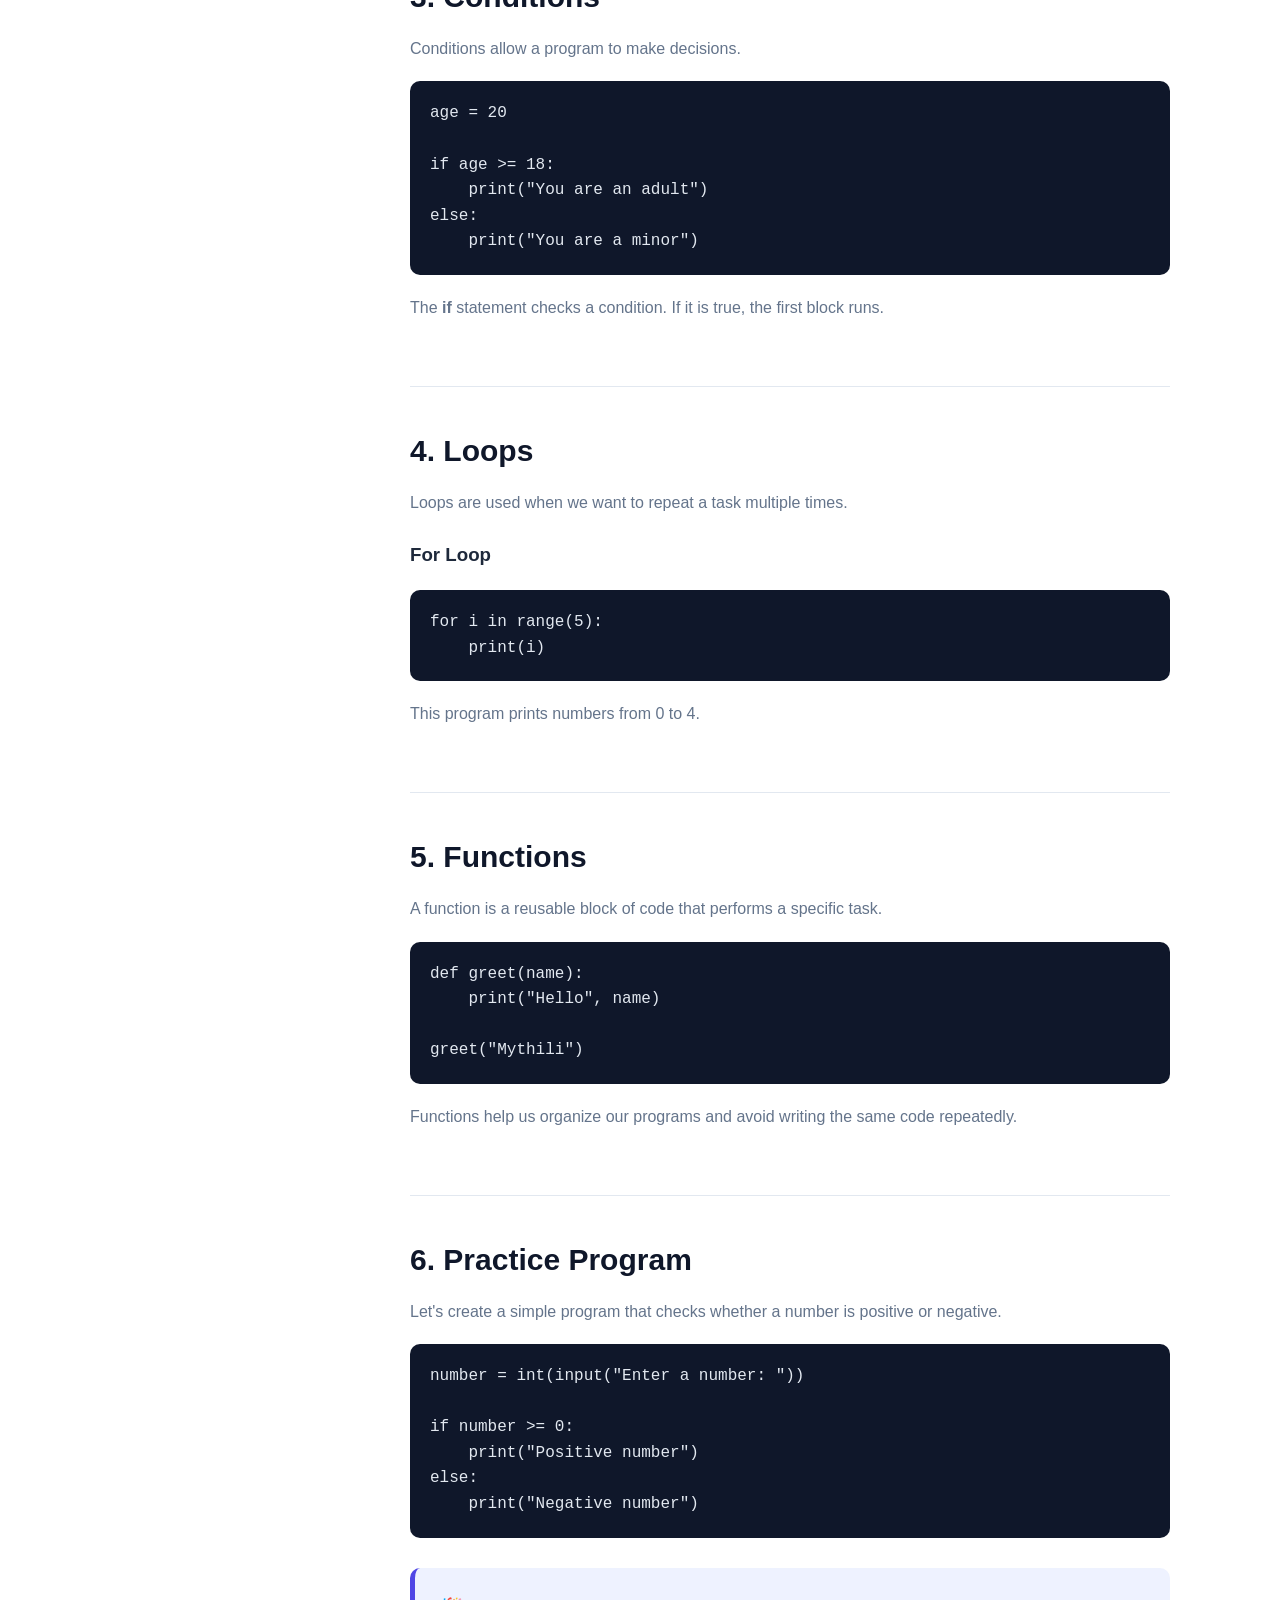
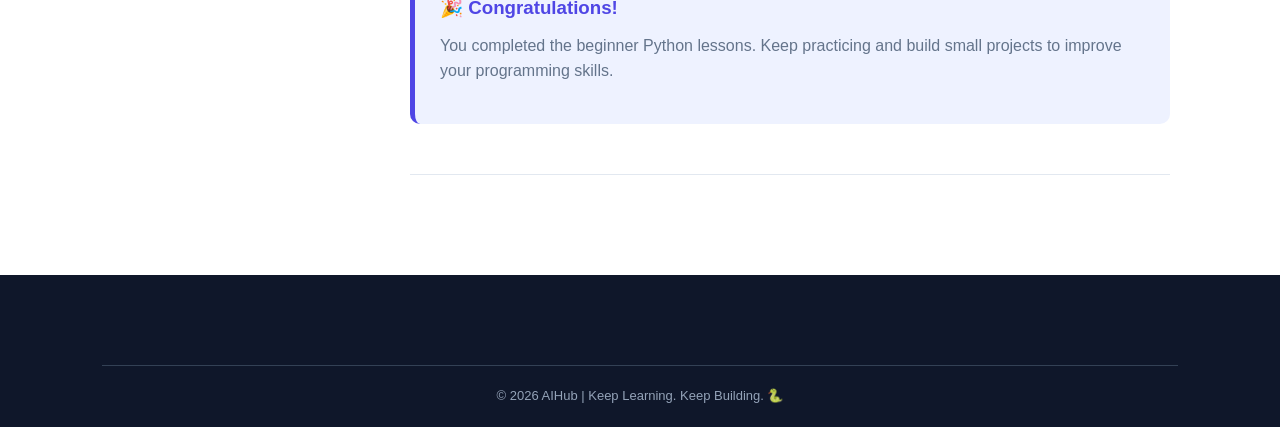
<file: Responsive Landing Page/python.html>
<!DOCTYPE html>
<html lang="en">

<head>
    <meta charset="UTF-8">
    <meta name="viewport" content="width=device-width, initial-scale=1.0">

    <title>Python Programming - AIHub</title>

    <link rel="stylesheet" href="style.css">
</head>

<body>

    <!-- HEADER -->
    <header>
        <nav class="navbar">

            <div class="logo">
                AI<span>Hub</span>
            </div>

            <a href="index.html" class="nav-btn">
                ← Back to Home
            </a>

        </nav>
    </header>


    <!-- COURSE INTRODUCTION -->
    <section class="course-intro">

        <p class="small-heading">🐍 PYTHON PROGRAMMING</p>

        <h1>Learn Python from Zero</h1>

        <p>
            A beginner-friendly Python course to help you
            understand programming step by step.
        </p>

    </section>


    <!-- COURSE CONTENT -->
    <section class="learning-section">

        <div class="lesson-list">

            <h2>📚 Course Lessons</h2>

            <a href="#introduction">1. Introduction to Python</a>
            <a href="#variables">2. Variables & Data Types</a>
            <a href="#conditions">3. Conditions</a>
            <a href="#loops">4. Loops</a>
            <a href="#functions">5. Functions</a>
            <a href="#practice">6. Practice Program</a>

        </div>


        <div class="lesson-content">

            <!-- LESSON 1 -->
            <article id="introduction">

                <h2>1. Introduction to Python</h2>

                <p>
                    Python is a simple and powerful programming language.
                    It is widely used in Web Development, Artificial
                    Intelligence, Machine Learning and Data Analytics.
                </p>

                <h3>Why learn Python?</h3>

                <ul>
                    <li>Easy to understand</li>
                    <li>Beginner friendly</li>
                    <li>Used in AI and Machine Learning</li>
                    <li>Large number of libraries</li>
                </ul>

                <h3>First Python Program</h3>

                <div class="code-box">
                    print("Hello, World!")
                </div>

                <p>
                    The <b>print()</b> function displays information
                    on the screen.
                </p>

            </article>


            <!-- LESSON 2 -->
            <article id="variables">

                <h2>2. Variables & Data Types</h2>

                <p>
                    A variable is used to store information in a program.
                </p>

                <div class="code-box">
                    name = "Mythili"<br>
                    age = 20<br>
                    marks = 85.5
                </div>

                <h3>Common Data Types</h3>

                <ul>
                    <li>String → "Hello"</li>
                    <li>Integer → 20</li>
                    <li>Float → 85.5</li>
                    <li>Boolean → True / False</li>
                </ul>

            </article>


            <!-- LESSON 3 -->
            <article id="conditions">

                <h2>3. Conditions</h2>

                <p>
                    Conditions allow a program to make decisions.
                </p>

                <div class="code-box">
                    age = 20<br><br>

                    if age >= 18:<br>
                    &nbsp;&nbsp;&nbsp;&nbsp;print("You are an adult")<br>
                    else:<br>
                    &nbsp;&nbsp;&nbsp;&nbsp;print("You are a minor")
                </div>

                <p>
                    The <b>if</b> statement checks a condition.
                    If it is true, the first block runs.
                </p>

            </article>


            <!-- LESSON 4 -->
            <article id="loops">

                <h2>4. Loops</h2>

                <p>
                    Loops are used when we want to repeat a task
                    multiple times.
                </p>

                <h3>For Loop</h3>

                <div class="code-box">
                    for i in range(5):<br>
                    &nbsp;&nbsp;&nbsp;&nbsp;print(i)
                </div>

                <p>
                    This program prints numbers from 0 to 4.
                </p>

            </article>


            <!-- LESSON 5 -->
            <article id="functions">

                <h2>5. Functions</h2>

                <p>
                    A function is a reusable block of code that performs
                    a specific task.
                </p>

                <div class="code-box">
                    def greet(name):<br>
                    &nbsp;&nbsp;&nbsp;&nbsp;print("Hello", name)<br><br>

                    greet("Mythili")
                </div>

                <p>
                    Functions help us organize our programs and
                    avoid writing the same code repeatedly.
                </p>

            </article>


            <!-- LESSON 6 -->
            <article id="practice">

                <h2>6. Practice Program</h2>

                <p>
                    Let's create a simple program that checks
                    whether a number is positive or negative.
                </p>

                <div class="code-box">
                    number = int(input("Enter a number: "))<br><br>

                    if number >= 0:<br>
                    &nbsp;&nbsp;&nbsp;&nbsp;print("Positive number")<br>
                    else:<br>
                    &nbsp;&nbsp;&nbsp;&nbsp;print("Negative number")
                </div>

                <div class="completion-box">

                    <h3>🎉 Congratulations!</h3>

                    <p>
                        You completed the beginner Python lessons.
                        Keep practicing and build small projects
                        to improve your programming skills.
                    </p>

                </div>

            </article>

        </div>

    </section>


    <!-- FOOTER -->
    <footer>

        <div class="copyright">

            <p>
                © 2026 AIHub | Keep Learning. Keep Building. 🐍
            </p>

        </div>

    </footer>

</body>

</html>
</file>
<file: Personal-Portfolio-Website/style.css>
/* General Settings */
* {
    margin: 0;
    padding: 0;
    box-sizing: border-box;
    scroll-behavior: smooth;
}

body {
    font-family: Arial, sans-serif;
    line-height: 1.6;
    background: #f7f9fc;
    color: #222;
}


/* Navigation Bar */
header {
    background: #111827;
    padding: 18px 8%;
    position: sticky;
    top: 0;
    z-index: 1000;
}

nav {
    display: flex;
    justify-content: space-between;
    align-items: center;
}

.logo {
    color: #ffffff;
    font-size: 28px;
}

nav ul {
    display: flex;
    list-style: none;
    gap: 25px;
}

nav ul li a {
    color: #ffffff;
    text-decoration: none;
    font-size: 16px;
}

nav ul li a:hover {
    color: #38bdf8;
}


/* Home Section */
.hero {
    min-height: 90vh;
    display: flex;
    justify-content: center;
    align-items: center;
    text-align: center;
    padding: 60px 20px;
    background: linear-gradient(135deg, #e0f2fe, #f8fafc);
}

.hero-content {
    max-width: 850px;
}

.intro {
    font-size: 20px;
    margin-bottom: 10px;
}

.hero h1 {
    font-size: 52px;
    margin-bottom: 15px;
    color: #111827;
}

.hero h2 {
    font-size: 24px;
    margin-bottom: 20px;
    color: #2563eb;
}

.hero p {
    font-size: 18px;
    margin-bottom: 30px;
}

.button {
    display: inline-block;
    padding: 12px 25px;
    background: #2563eb;
    color: white;
    text-decoration: none;
    border-radius: 6px;
    transition: 0.3s;
}

.button:hover {
    background: #1d4ed8;
    transform: translateY(-2px);
}


/* Common Section Styling */
.section {
    padding: 80px 8%;
    text-align: center;
}

.section h2 {
    font-size: 36px;
    margin-bottom: 25px;
    color: #111827;
}

.section > p {
    max-width: 800px;
    margin: 10px auto;
    font-size: 17px;
}
.section-intro {
    color: #555;
    margin-bottom: 30px !important;
}


/* Skills */
.skills-container {
    display: grid;
    grid-template-columns: repeat(auto-fit, minmax(200px, 1fr));
    gap: 20px;
    margin-top: 35px;
}

.skill-card {
    background: white;
    padding: 25px;
    border-radius: 10px;
    box-shadow: 0 4px 12px rgba(0, 0, 0, 0.08);
    transition: 0.3s;
}

.skill-card:hover {
    transform: translateY(-5px);
}

.skill-card h3 {
    margin-bottom: 10px;
    color: #2563eb;
}


/* Projects */
.projects-container {
    display: grid;
    grid-template-columns: repeat(auto-fit, minmax(250px, 1fr));
    gap: 25px;
    margin-top: 35px;
}

.project-card {
    background: white;
    padding: 30px;
    border-radius: 10px;
    box-shadow: 0 4px 12px rgba(0, 0, 0, 0.08);
    text-align: left;
    transition: 0.3s;
}

.project-card:hover {
    transform: translateY(-5px);
}

.project-card h3 {
    margin-bottom: 15px;
    color: #2563eb;
}

.project-card span {
    display: block;
    margin-top: 15px;
    font-size: 14px;
    font-weight: bold;
    color: #555;
}


/* Contact */
.contact {
    background: #e0f2fe;
}

.contact p {
    margin: 15px auto;
    max-width: 700px;
    font-size: 17px;
}

.contact h2 {
    margin-bottom: 20px;
}


/* Footer */
footer {
    background: #111827;
    color: white;
    text-align: center;
    padding: 20px;
}


/* Responsive Design */
@media (max-width: 768px) {

    nav {
        flex-direction: column;
        gap: 15px;
    }

    nav ul {
        flex-wrap: wrap;
        justify-content: center;
        gap: 15px;
    }

    .hero h1 {
        font-size: 38px;
    }

    .hero h2 {
        font-size: 20px;
    }

    .hero p {
        font-size: 16px;
    }

    .section {
        padding: 60px 5%;
    }

    .section h2 {
        font-size: 30px;
    }
}
</file>
<file: Responsive Landing Page/style.css>
/* ================= GENERAL ================= */

* {
    margin: 0;
    padding: 0;
    box-sizing: border-box;
    scroll-behavior: smooth;
}

body {
    font-family: Arial, Helvetica, sans-serif;
    color: #1e293b;
    background: #ffffff;
    line-height: 1.6;
}

a {
    text-decoration: none;
}


/* ================= HEADER ================= */

header {
    background: #ffffff;
    position: sticky;
    top: 0;
    z-index: 1000;
    box-shadow: 0 2px 12px rgba(0, 0, 0, 0.08);
}

.navbar {
    max-width: 1200px;
    margin: auto;
    padding: 18px 30px;

    display: flex;
    align-items: center;
    justify-content: space-between;
}

.logo {
    font-size: 28px;
    font-weight: bold;
    color: #4f46e5;
}

.logo span {
    color: #06b6d4;
}

.nav-links {
    display: flex;
    list-style: none;
    gap: 30px;
}

.nav-links a {
    color: #334155;
    font-weight: 500;
    transition: 0.3s;
}

.nav-links a:hover {
    color: #4f46e5;
}

.nav-btn {
    background: #4f46e5;
    color: white;
    padding: 10px 20px;
    border-radius: 8px;
    font-weight: bold;
    transition: 0.3s;
}

.nav-btn:hover {
    background: #3730a3;
    transform: translateY(-2px);
}


/* ================= HERO ================= */

.hero {
    min-height: 650px;
    padding: 80px 8%;

    display: flex;
    align-items: center;
    justify-content: space-between;
    gap: 60px;

    background: linear-gradient(
        135deg,
        #eef2ff,
        #ecfeff
    );
}

.hero-content {
    max-width: 650px;
}

.small-heading {
    color: #4f46e5;
    font-size: 14px;
    font-weight: bold;
    letter-spacing: 2px;
    margin-bottom: 15px;
}

.hero h1 {
    font-size: 64px;
    line-height: 1.1;
    margin-bottom: 25px;
    color: #0f172a;
}

.hero h1 span {
    color: #4f46e5;
}

.hero-text {
    font-size: 18px;
    color: #64748b;
    max-width: 570px;
    margin-bottom: 30px;
}

.hero-buttons {
    display: flex;
    gap: 15px;
}

.primary-btn,
.secondary-btn {
    display: inline-block;
    padding: 13px 25px;
    border-radius: 8px;
    font-weight: bold;
    transition: 0.3s;
}

.primary-btn {
    background: #4f46e5;
    color: white;
}

.primary-btn:hover {
    background: #3730a3;
    transform: translateY(-3px);
}

.secondary-btn {
    border: 2px solid #4f46e5;
    color: #4f46e5;
}

.secondary-btn:hover {
    background: #4f46e5;
    color: white;
}


/* ================= HERO CARD ================= */

.hero-card {
    width: 360px;
    padding: 45px 35px;
    text-align: center;

    background: white;
    border-radius: 25px;

    box-shadow: 0 20px 50px rgba(79, 70, 229, 0.18);

    animation: floating 3s ease-in-out infinite;
}

.ai-circle {
    width: 130px;
    height: 130px;

    margin: 0 auto 25px;

    display: flex;
    align-items: center;
    justify-content: center;

    background: #eef2ff;
    border-radius: 50%;

    font-size: 65px;
}

.hero-card h3 {
    font-size: 25px;
    margin-bottom: 10px;
}

.hero-card p {
    color: #64748b;
}

@keyframes floating {

    0% {
        transform: translateY(0);
    }

    50% {
        transform: translateY(-12px);
    }

    100% {
        transform: translateY(0);
    }
}


/* ================= SECTION HEADING ================= */

.section-heading {
    text-align: center;
    max-width: 700px;
    margin: auto;
}

.section-heading p {
    color: #4f46e5;
    font-weight: bold;
    letter-spacing: 2px;
    font-size: 14px;
}

.section-heading h2 {
    font-size: 38px;
    color: #0f172a;
    margin: 10px 0;
}

.section-heading span {
    color: #64748b;
}


/* ================= COURSES ================= */

.courses {
    padding: 90px 8%;
}

.course-container {
    max-width: 1100px;
    margin: 50px auto 0;

    display: grid;
    grid-template-columns: repeat(3, 1fr);
    gap: 25px;
}

.course-card {
    padding: 35px 30px;

    background: white;
    border-radius: 15px;

    border: 1px solid #e2e8f0;

    transition: 0.3s;
}

.course-card:hover {
    transform: translateY(-8px);
    box-shadow: 0 15px 35px rgba(0, 0, 0, 0.1);
}

.course-icon {
    width: 60px;
    height: 60px;

    display: flex;
    align-items: center;
    justify-content: center;

    background: #eef2ff;
    border-radius: 12px;

    font-size: 30px;
    margin-bottom: 20px;
}

.course-card h3 {
    font-size: 21px;
    margin-bottom: 12px;
}

.course-card p {
    color: #64748b;
    margin-bottom: 20px;
}

.course-card a {
    color: #4f46e5;
    font-weight: bold;
}


/* ================= FEATURES ================= */

.features {
    padding: 90px 8%;
    background: #f8fafc;
}

.feature-container {
    max-width: 1100px;
    margin: 50px auto 0;

    display: grid;
    grid-template-columns: repeat(4, 1fr);
    gap: 20px;
}

.feature-box {
    padding: 30px 20px;
    text-align: center;

    background: white;
    border-radius: 15px;

    transition: 0.3s;
}

.feature-box:hover {
    transform: translateY(-6px);
    box-shadow: 0 12px 30px rgba(0, 0, 0, 0.08);
}

.feature-icon {
    font-size: 38px;
    margin-bottom: 15px;
}

.feature-box h3 {
    margin-bottom: 10px;
}

.feature-box p {
    color: #64748b;
    font-size: 14px;
}


/* ================= STATS ================= */

.stats {
    padding: 60px 8%;

    display: grid;
    grid-template-columns: repeat(4, 1fr);

    text-align: center;

    background: #4f46e5;
    color: white;
}

.stat h2 {
    font-size: 38px;
}

.stat p {
    opacity: 0.9;
}


/* ================= CTA ================= */

.cta {
    padding: 90px 8%;
    text-align: center;

    background: linear-gradient(
        135deg,
        #eef2ff,
        #ecfeff
    );
}

.cta p {
    color: #4f46e5;
    font-weight: bold;
    letter-spacing: 2px;
}

.cta h2 {
    font-size: 40px;
    margin: 10px 0;
    color: #0f172a;
}

.cta span {
    color: #64748b;
    display: block;
    margin-bottom: 25px;
}


/* ================= FOOTER ================= */

footer {
    background: #0f172a;
    color: white;
    padding: 50px 8% 20px;
}

.footer-content {
    max-width: 1100px;
    margin: auto;

    display: flex;
    justify-content: space-between;
    align-items: center;
}

.footer-content .logo {
    margin-bottom: 8px;
}

.footer-content p {
    color: #94a3b8;
}

.footer-links {
    display: flex;
    gap: 25px;
}

.footer-links a {
    color: #cbd5e1;
    transition: 0.3s;
}

.footer-links a:hover {
    color: white;
}

.copyright {
    max-width: 1100px;
    margin: 40px auto 0;
    padding-top: 20px;

    border-top: 1px solid #334155;

    text-align: center;
}

.copyright p {
    font-size: 13px;
    color: #94a3b8;
}


/* ================= TABLET ================= */

@media (max-width: 900px) {

    .nav-links {
        gap: 15px;
    }

    .hero {
        padding: 70px 6%;
    }

    .hero h1 {
        font-size: 50px;
    }

    .course-container {
        grid-template-columns: repeat(2, 1fr);
    }

    .feature-container {
        grid-template-columns: repeat(2, 1fr);
    }

}


/* ================= MOBILE ================= */

@media (max-width: 650px) {

    .navbar {
        padding: 15px 20px;
        flex-wrap: wrap;
        gap: 15px;
    }

    .nav-links {
        order: 3;
        width: 100%;

        justify-content: center;
        gap: 18px;
    }

    .nav-btn {
        padding: 8px 15px;
        font-size: 14px;
    }

    .hero {
        flex-direction: column;
        text-align: center;
        padding: 60px 20px;
    }

    .hero h1 {
        font-size: 42px;
    }

    .hero-text {
        font-size: 16px;
    }

    .hero-buttons {
        justify-content: center;
        flex-wrap: wrap;
    }

    .hero-card {
        width: 100%;
        max-width: 350px;
    }

    .courses,
    .features {
        padding: 70px 20px;
    }

    .section-heading h2 {
        font-size: 30px;
    }

    .course-container {
        grid-template-columns: 1fr;
    }

    .feature-container {
        grid-template-columns: 1fr;
    }

    .stats {
        grid-template-columns: repeat(2, 1fr);
        gap: 30px;
    }

    .cta {
        padding: 70px 20px;
    }

    .cta h2 {
        font-size: 30px;
    }

    .footer-content {
        flex-direction: column;
        gap: 25px;
        text-align: center;
    }

    .footer-links {
        flex-wrap: wrap;
        justify-content: center;
    }

}
/* ================= COURSE PAGE ================= */

.course-intro {
    text-align: center;
    padding: 80px 20px;
    background: linear-gradient(135deg, #eef2ff, #ecfeff);
}

.course-intro h1 {
    font-size: 48px;
    color: #0f172a;
    margin: 10px 0 15px;
}

.course-intro p:last-child {
    color: #64748b;
    font-size: 18px;
}


/* Learning Area */

.learning-section {
    max-width: 1100px;
    margin: auto;
    padding: 60px 20px;

    display: grid;
    grid-template-columns: 260px 1fr;
    gap: 40px;
}


/* Lesson Menu */

.lesson-list {
    position: sticky;
    top: 100px;

    height: fit-content;
    padding: 25px;

    background: #f8fafc;
    border-radius: 15px;
}

.lesson-list h2 {
    font-size: 20px;
    margin-bottom: 20px;
}

.lesson-list a {
    display: block;
    color: #475569;

    padding: 10px 0;

    border-bottom: 1px solid #e2e8f0;

    transition: 0.3s;
}

.lesson-list a:hover {
    color: #4f46e5;
    padding-left: 5px;
}


/* Lesson Content */

.lesson-content article {
    padding-bottom: 50px;
    margin-bottom: 40px;

    border-bottom: 1px solid #e2e8f0;
}

.lesson-content h2 {
    font-size: 30px;
    color: #0f172a;
    margin-bottom: 15px;
}

.lesson-content h3 {
    margin-top: 25px;
    margin-bottom: 10px;
}

.lesson-content p {
    color: #64748b;
    margin-bottom: 15px;
}

.lesson-content ul {
    padding-left: 25px;
    color: #475569;
}

.lesson-content li {
    margin-bottom: 8px;
}


/* Code Box */

.code-box {
    background: #0f172a;
    color: #e2e8f0;

    padding: 20px;

    border-radius: 10px;

    margin: 20px 0;

    font-family: Consolas, monospace;

    overflow-x: auto;
}


/* Completion Box */

.completion-box {
    margin-top: 30px;
    padding: 25px;

    background: #eef2ff;

    border-left: 5px solid #4f46e5;

    border-radius: 10px;
}

.completion-box h3 {
    color: #4f46e5;
    margin-top: 0;
}


/* Course Page Mobile */

@media (max-width: 700px) {

    .course-intro h1 {
        font-size: 36px;
    }

    .learning-section {
        grid-template-columns: 1fr;
    }

    .lesson-list {
        position: static;
    }

}
</file>
<file: Simple Calculator Web App/style.css>
/* Remove default spacing and set the basic font */
* {
    margin: 0;
    padding: 0;
    box-sizing: border-box;
    font-family: Arial, sans-serif;
}

/* Center the calculator on the screen */
body {
    min-height: 100vh;
    display: flex;
    justify-content: center;
    align-items: center;
    background: #f2f2f2;
}

/* Calculator container */
.calculator {
    width: 320px;
    padding: 20px;
    border-radius: 20px;
    background: #222;
    box-shadow: 0 10px 25px rgba(0, 0, 0, 0.25);
}

/* Calculator display */
.display {
    margin-bottom: 15px;
}

#display {
    width: 100%;
    height: 70px;
    border: none;
    outline: none;
    border-radius: 10px;
    padding: 10px;
    text-align: right;
    font-size: 30px;
    background: #f8f8f8;
}

/* Arrange calculator buttons */
.buttons {
    display: grid;
    grid-template-columns: repeat(4, 1fr);
    gap: 10px;
}

/* Common button styling */
button {
    height: 60px;
    border: none;
    border-radius: 12px;
    font-size: 20px;
    cursor: pointer;
    background: #e6e6e6;
    transition: 0.2s;
}

/* Button hover effect */
button:hover {
    transform: scale(1.04);
}

/* Operator buttons */
.operator {
    background: #d6d6d6;
}

/* Clear button */
.clear {
    background: #ffb3b3;
}

/* Delete button */
.delete {
    background: #ffd699;
}

/* Equals button */
.equals {
    grid-row: span 2;
    height: 130px;
    background: #b8e0b8;
}

/* Zero button occupies two columns */
.zero {
    grid-column: span 2;
}

/* Mobile responsiveness */
@media (max-width: 400px) {
    .calculator {
        width: 90%;
    }

    button {
        height: 55px;
    }

    #display {
        font-size: 25px;
    }
}
</file>
